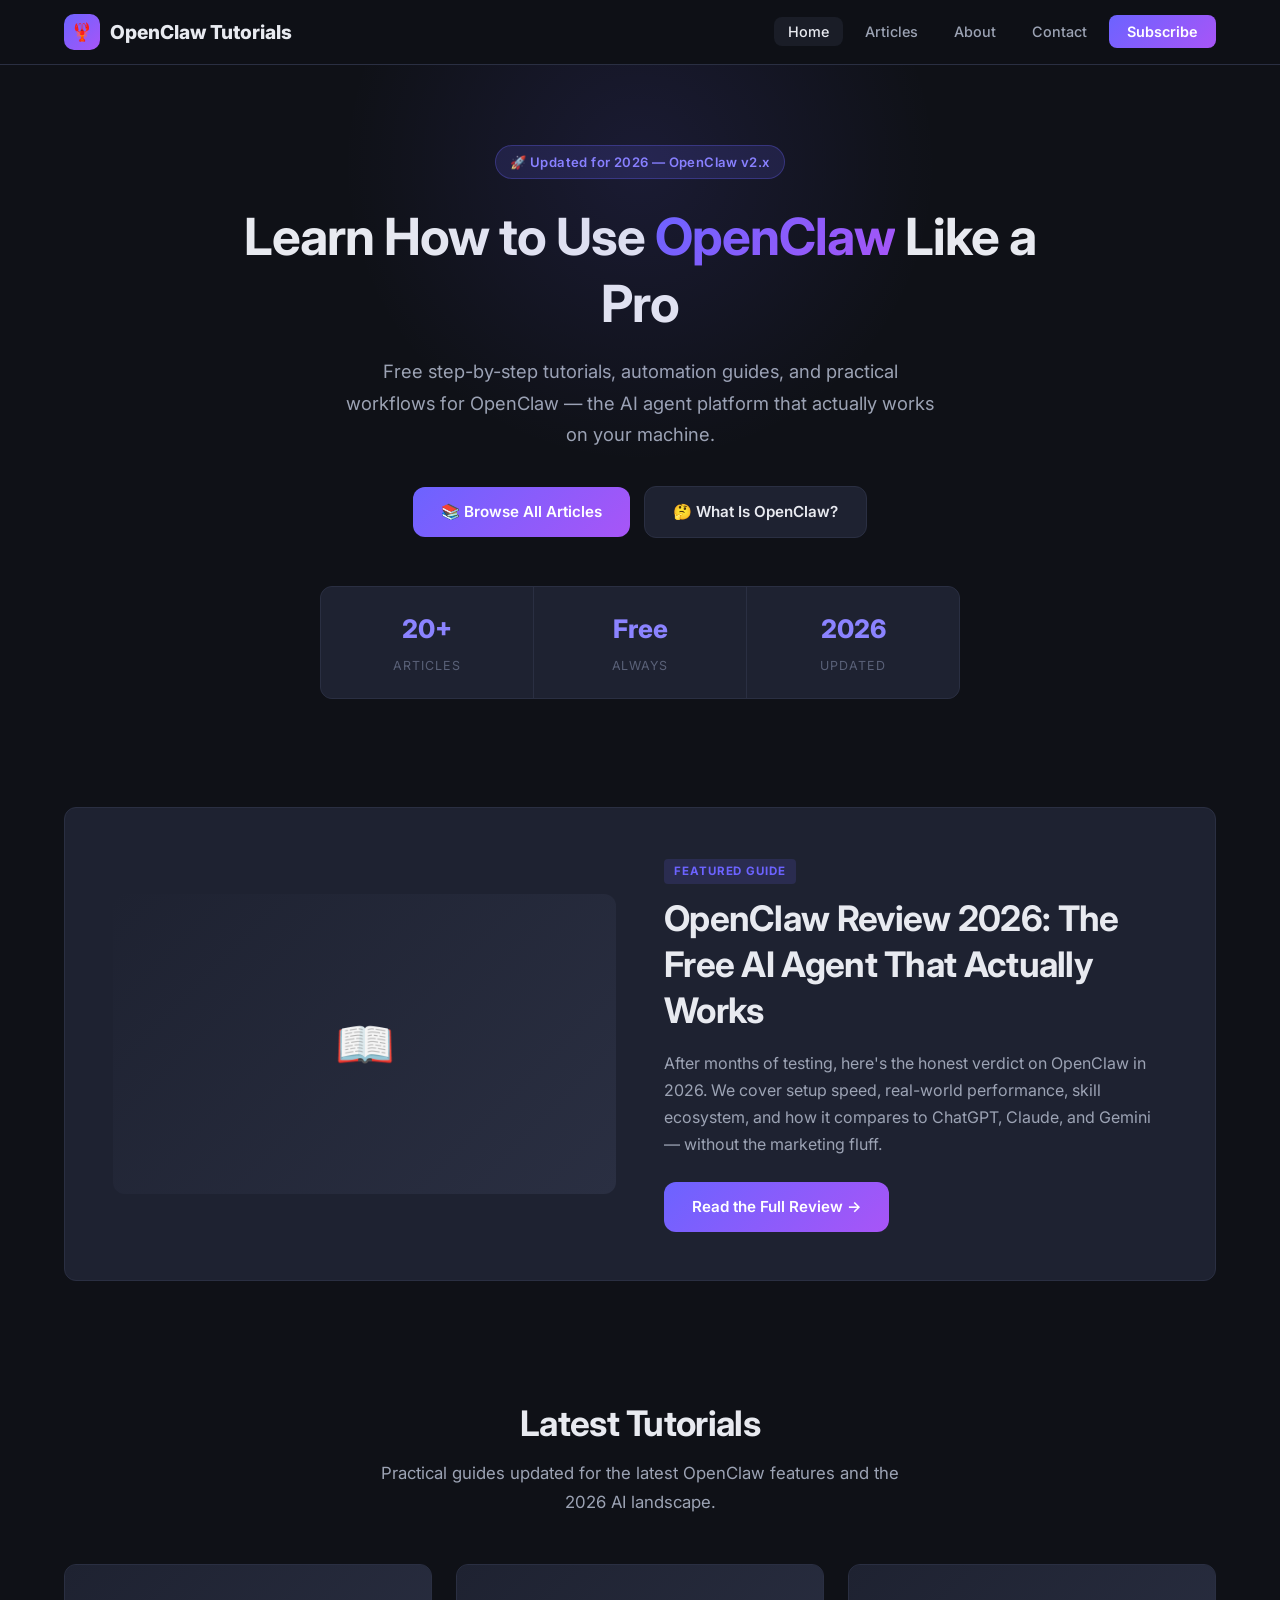
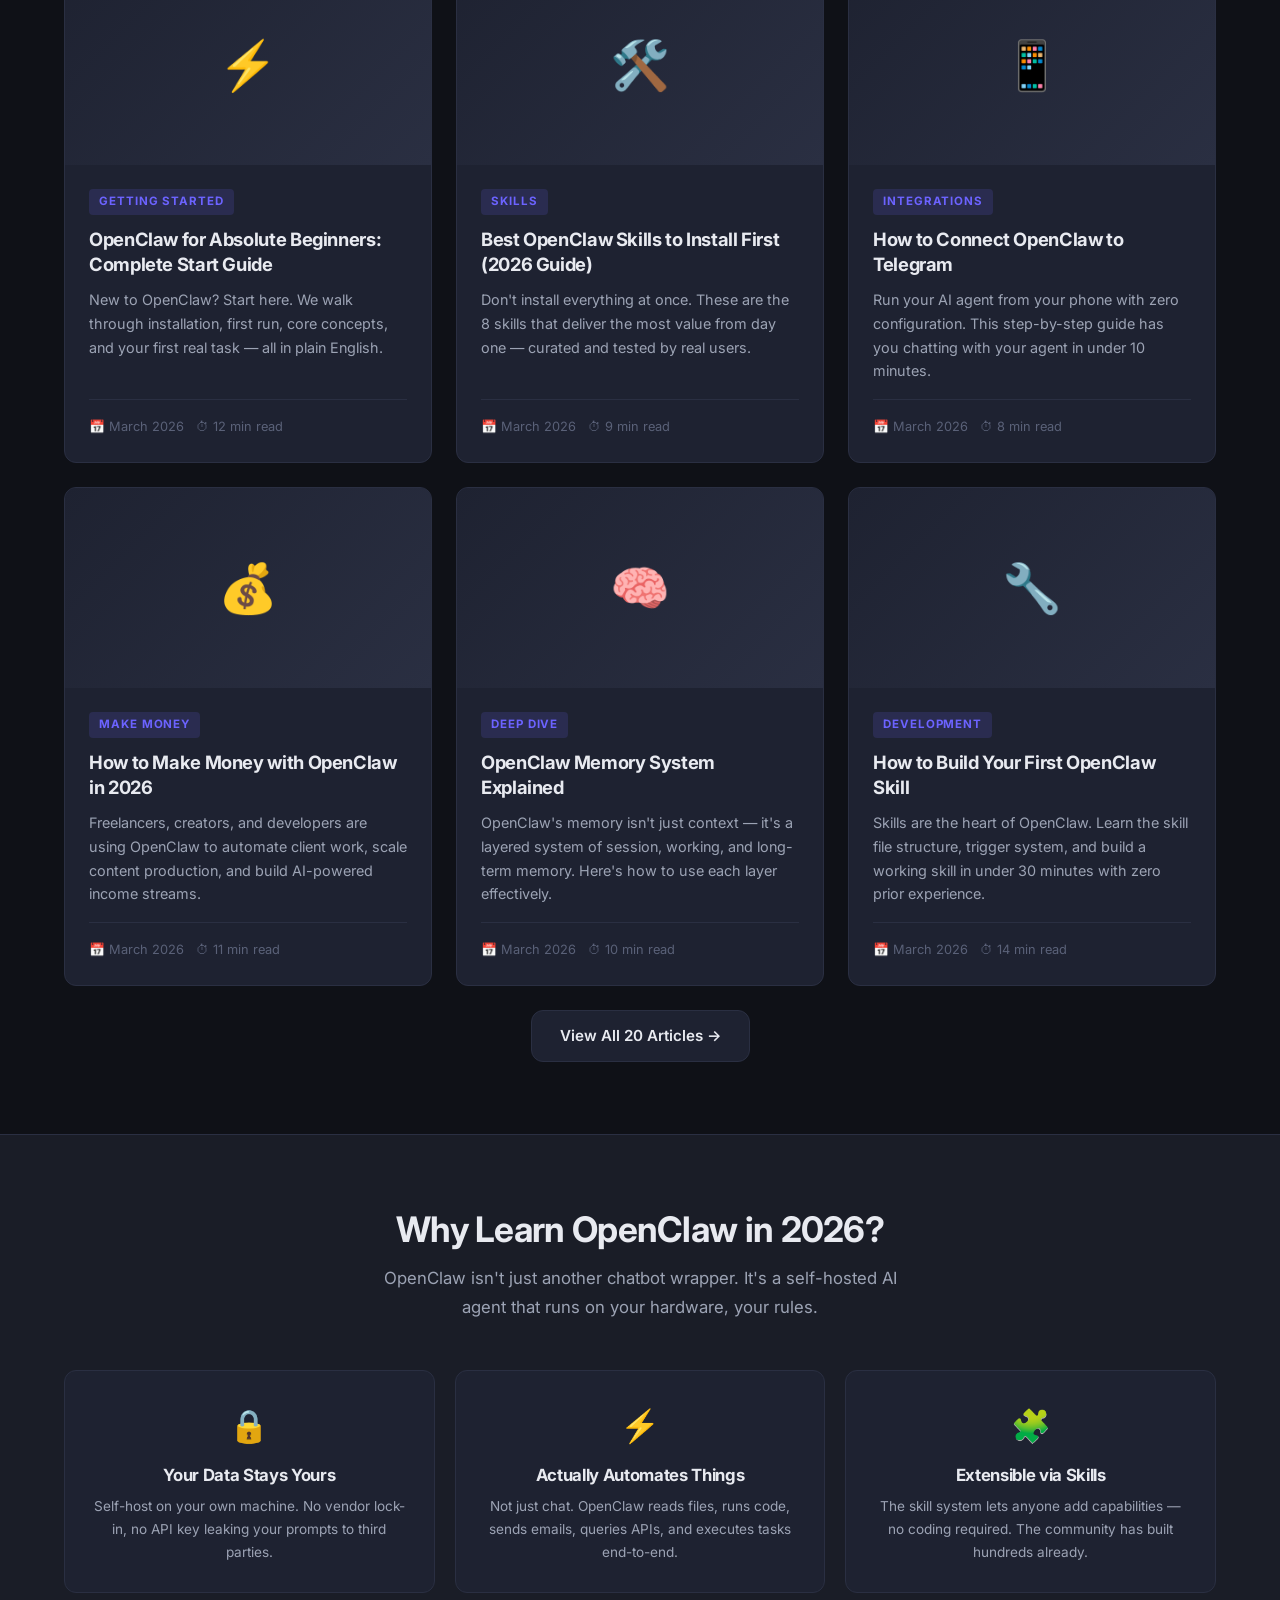
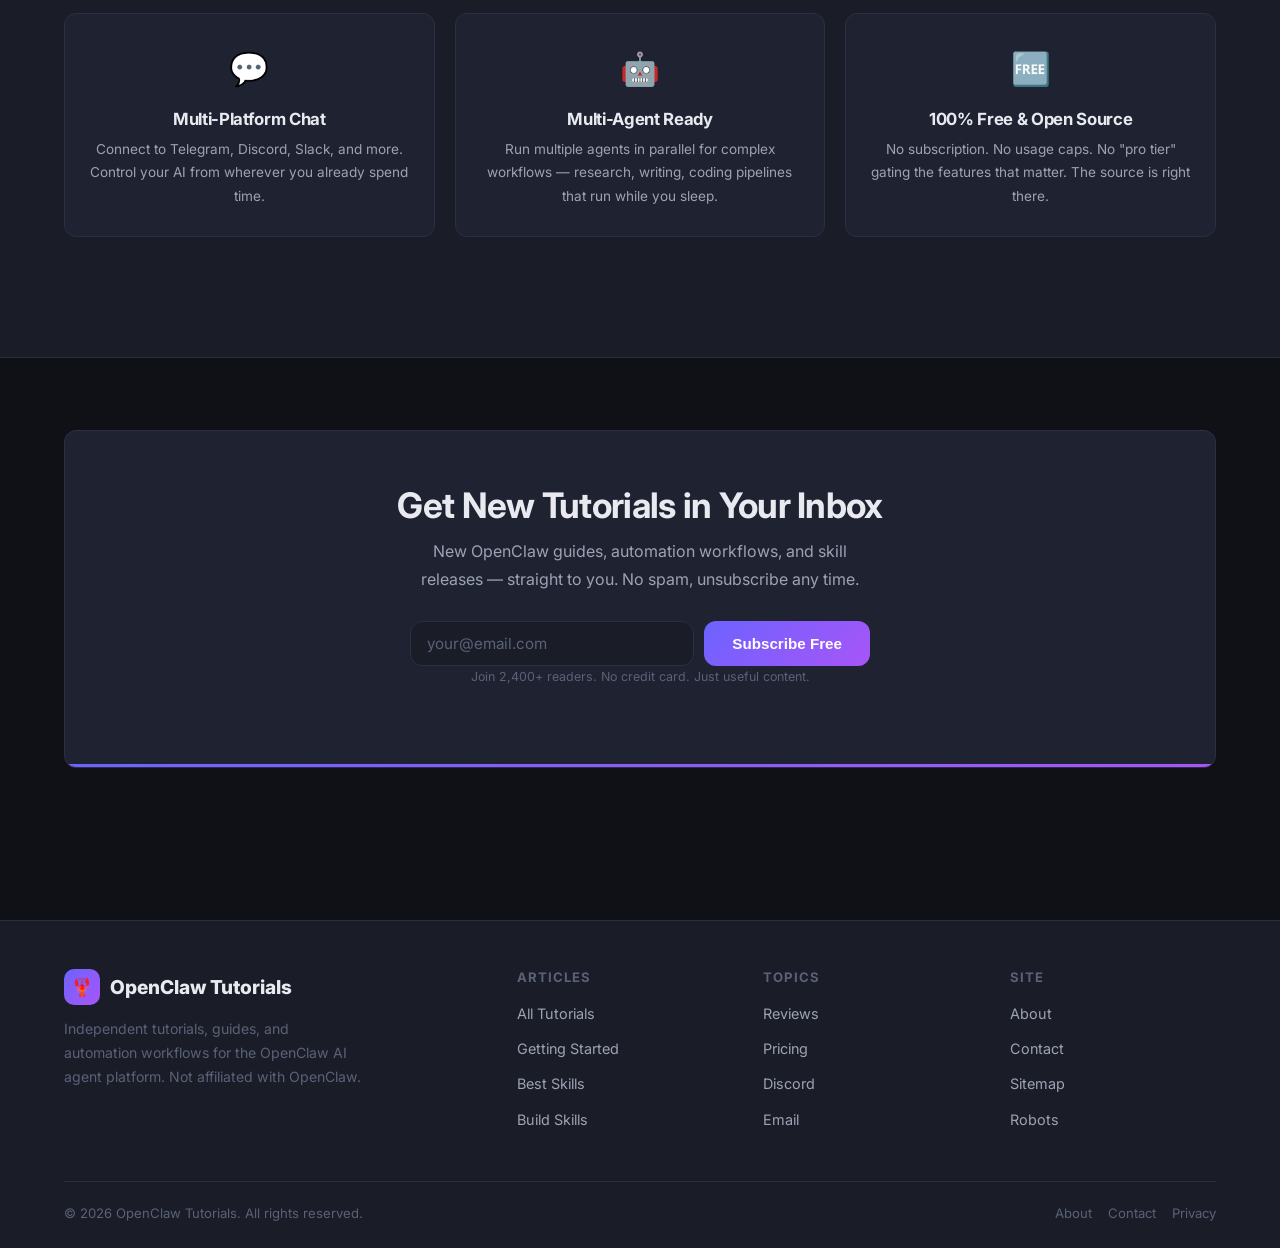
<file: index.html>
<!DOCTYPE html>
<html lang="en">
<head>
  <meta charset="UTF-8">
  <meta name="viewport" content="width=device-width, initial-scale=1.0">
  <meta name="description" content="OpenClaw Tutorials — Learn how to use OpenClaw, the free AI agent platform. Step-by-step guides, tips, and automation workflows for 2026.">
  <meta name="keywords" content="OpenClaw, AI agent, AI tutorials, automation, OpenClaw guide, AI assistant">
  <meta name="robots" content="index, follow">
  <meta property="og:title" content="OpenClaw Tutorials — Master the Free AI Agent Platform">
  <meta property="og:description" content="Step-by-step tutorials for OpenClaw. Automate tasks, build skills, and get more from AI agents.">
  <meta property="og:type" content="website">
  <title>OpenClaw Tutorials — Master the Free AI Agent Platform</title>
  <link rel="stylesheet" href="css/style.css">
  <link rel="preconnect" href="https://fonts.googleapis.com">
  <link href="https://fonts.googleapis.com/css2?family=Inter:wght@400;500;600;700;800&display=swap" rel="stylesheet">
</head>
<body>

  <!-- Navigation -->
  <nav class="navbar">
    <div class="container">
      <a href="index.html" class="logo">
        <div class="logo-icon">🦞</div>
        OpenClaw Tutorials
      </a>
      <ul class="nav-links" id="navLinks">
        <li><a href="index.html" class="active">Home</a></li>
        <li><a href="articles.html">Articles</a></li>
        <li><a href="about.html">About</a></li>
        <li><a href="contact.html">Contact</a></li>
        <li><a href="#newsletter" class="cta-btn">Subscribe</a></li>
      </ul>
      <button class="mobile-toggle" id="mobileToggle" aria-label="Toggle menu">☰</button>
    </div>
  </nav>

  <!-- Hero -->
  <section class="hero">
    <div class="container">
      <div class="hero-badge">🚀 Updated for 2026 — OpenClaw v2.x</div>
      <h1>Learn How to Use <span>OpenClaw</span> Like a Pro</h1>
      <p class="hero-subtitle">
        Free step-by-step tutorials, automation guides, and practical workflows for OpenClaw — the AI agent platform that actually works on your machine.
      </p>
      <div class="hero-buttons">
        <a href="articles.html" class="btn-primary">
          📚 Browse All Articles
        </a>
        <a href="about.html" class="btn-secondary">
          🤔 What Is OpenClaw?
        </a>
      </div>

      <div class="stats-bar">
        <div class="stat-item">
          <span class="stat-number">20+</span>
          <span class="stat-label">Articles</span>
        </div>
        <div class="stat-item">
          <span class="stat-number">Free</span>
          <span class="stat-label">Always</span>
        </div>
        <div class="stat-item">
          <span class="stat-number">2026</span>
          <span class="stat-label">Updated</span>
        </div>
      </div>
    </div>
  </section>

  <!-- Featured Article -->
  <section class="section-sm">
    <div class="container">
      <div class="featured-article">
        <div class="card-image-placeholder" style="height:300px; border-radius:12px;">📖</div>
        <div class="article-content">
          <span class="card-tag">Featured Guide</span>
          <h2>OpenClaw Review 2026: The Free AI Agent That Actually Works</h2>
          <p>
            After months of testing, here's the honest verdict on OpenClaw in 2026. We cover setup speed, real-world performance, skill ecosystem, and how it compares to ChatGPT, Claude, and Gemini — without the marketing fluff.
          </p>
          <a href="articles/openclaw-review-2026.html" class="btn-primary">Read the Full Review →</a>
        </div>
      </div>
    </div>
  </section>

  <!-- Latest Articles -->
  <section class="section">
    <div class="container">
      <div class="section-header">
        <h2>Latest Tutorials</h2>
        <p>Practical guides updated for the latest OpenClaw features and the 2026 AI landscape.</p>
      </div>

      <div class="articles-grid">

        <article class="article-card">
          <div class="card-image-placeholder">⚡</div>
          <div class="card-body">
            <span class="card-tag">Getting Started</span>
            <h3><a href="articles/openclaw-absolute-beginners-guide.html">OpenClaw for Absolute Beginners: Complete Start Guide</a></h3>
            <p class="card-excerpt">New to OpenClaw? Start here. We walk through installation, first run, core concepts, and your first real task — all in plain English.</p>
            <div class="card-meta">
              <span>📅 March 2026</span>
              <span>⏱ 12 min read</span>
            </div>
          </div>
        </article>

        <article class="article-card">
          <div class="card-image-placeholder">🛠️</div>
          <div class="card-body">
            <span class="card-tag">Skills</span>
            <h3><a href="articles/openclaw-best-skills-guide.html">Best OpenClaw Skills to Install First (2026 Guide)</a></h3>
            <p class="card-excerpt">Don't install everything at once. These are the 8 skills that deliver the most value from day one — curated and tested by real users.</p>
            <div class="card-meta">
              <span>📅 March 2026</span>
              <span>⏱ 9 min read</span>
            </div>
          </div>
        </article>

        <article class="article-card">
          <div class="card-image-placeholder">📱</div>
          <div class="card-body">
            <span class="card-tag">Integrations</span>
            <h3><a href="articles/openclaw-telegram-integration.html">How to Connect OpenClaw to Telegram</a></h3>
            <p class="card-excerpt">Run your AI agent from your phone with zero configuration. This step-by-step guide has you chatting with your agent in under 10 minutes.</p>
            <div class="card-meta">
              <span>📅 March 2026</span>
              <span>⏱ 8 min read</span>
            </div>
          </div>
        </article>

        <article class="article-card">
          <div class="card-image-placeholder">💰</div>
          <div class="card-body">
            <span class="card-tag">Make Money</span>
            <h3><a href="articles/openclaw-make-money-2026.html">How to Make Money with OpenClaw in 2026</a></h3>
            <p class="card-excerpt">Freelancers, creators, and developers are using OpenClaw to automate client work, scale content production, and build AI-powered income streams.</p>
            <div class="card-meta">
              <span>📅 March 2026</span>
              <span>⏱ 11 min read</span>
            </div>
          </div>
        </article>

        <article class="article-card">
          <div class="card-image-placeholder">🧠</div>
          <div class="card-body">
            <span class="card-tag">Deep Dive</span>
            <h3><a href="articles/openclaw-memory-system-explained.html">OpenClaw Memory System Explained</a></h3>
            <p class="card-excerpt">OpenClaw's memory isn't just context — it's a layered system of session, working, and long-term memory. Here's how to use each layer effectively.</p>
            <div class="card-meta">
              <span>📅 March 2026</span>
              <span>⏱ 10 min read</span>
            </div>
          </div>
        </article>

        <article class="article-card">
          <div class="card-image-placeholder">🔧</div>
          <div class="card-body">
            <span class="card-tag">Development</span>
            <h3><a href="articles/openclaw-build-first-skill.html">How to Build Your First OpenClaw Skill</a></h3>
            <p class="card-excerpt">Skills are the heart of OpenClaw. Learn the skill file structure, trigger system, and build a working skill in under 30 minutes with zero prior experience.</p>
            <div class="card-meta">
              <span>📅 March 2026</span>
              <span>⏱ 14 min read</span>
            </div>
          </div>
        </article>

      </div>

      <div class="text-center mt-4">
        <a href="articles.html" class="btn-secondary">View All 20 Articles →</a>
      </div>
    </div>
  </section>

  <!-- Why OpenClaw Section -->
  <section class="section" style="background: var(--bg-secondary); border-top: 1px solid var(--border); border-bottom: 1px solid var(--border);">
    <div class="container">
      <div class="section-header">
        <h2>Why Learn OpenClaw in 2026?</h2>
        <p>OpenClaw isn't just another chatbot wrapper. It's a self-hosted AI agent that runs on your hardware, your rules.</p>
      </div>

      <div class="values-grid">
        <div class="value-item">
          <div class="value-icon">🔒</div>
          <h4>Your Data Stays Yours</h4>
          <p>Self-host on your own machine. No vendor lock-in, no API key leaking your prompts to third parties.</p>
        </div>
        <div class="value-item">
          <div class="value-icon">⚡</div>
          <h4>Actually Automates Things</h4>
          <p>Not just chat. OpenClaw reads files, runs code, sends emails, queries APIs, and executes tasks end-to-end.</p>
        </div>
        <div class="value-item">
          <div class="value-icon">🧩</div>
          <h4>Extensible via Skills</h4>
          <p>The skill system lets anyone add capabilities — no coding required. The community has built hundreds already.</p>
        </div>
        <div class="value-item">
          <div class="value-icon">💬</div>
          <h4>Multi-Platform Chat</h4>
          <p>Connect to Telegram, Discord, Slack, and more. Control your AI from wherever you already spend time.</p>
        </div>
        <div class="value-item">
          <div class="value-icon">🤖</div>
          <h4>Multi-Agent Ready</h4>
          <p>Run multiple agents in parallel for complex workflows — research, writing, coding pipelines that run while you sleep.</p>
        </div>
        <div class="value-item">
          <div class="value-icon">🆓</div>
          <h4>100% Free & Open Source</h4>
          <p>No subscription. No usage caps. No "pro tier" gating the features that matter. The source is right there.</p>
        </div>
      </div>
    </div>
  </section>

  <!-- Newsletter -->
  <section class="section" id="newsletter">
    <div class="container">
      <div class="newsletter-section">
        <h2>Get New Tutorials in Your Inbox</h2>
        <p>New OpenClaw guides, automation workflows, and skill releases — straight to you. No spam, unsubscribe any time.</p>
        <form class="newsletter-form" onsubmit="handleNewsletter(event)">
          <input type="email" placeholder="your@email.com" required aria-label="Email address">
          <button type="submit" class="btn-primary">Subscribe Free</button>
        </form>
        <p class="newsletter-note">Join 2,400+ readers. No credit card. Just useful content.</p>
      </div>
    </div>
  </section>

  <!-- Footer -->
  <footer class="footer">
    <div class="container">
      <div class="footer-grid">
        <div class="footer-brand">
          <div class="logo">
            <div class="logo-icon">🦞</div>
            OpenClaw Tutorials
          </div>
          <p>Independent tutorials, guides, and automation workflows for the OpenClaw AI agent platform. Not affiliated with OpenClaw.</p>
        </div>
        <div class="footer-col">
          <h4>Articles</h4>
          <ul>
            <li><a href="articles.html">All Tutorials</a></li>
            <li><a href="articles/openclaw-absolute-beginners-guide.html">Getting Started</a></li>
            <li><a href="articles/openclaw-best-skills-guide.html">Best Skills</a></li>
            <li><a href="articles/openclaw-build-first-skill.html">Build Skills</a></li>
          </ul>
        </div>
        <div class="footer-col">
          <h4>Topics</h4>
          <ul>
            <li><a href="articles/openclaw-review-2026.html">Reviews</a></li>
            <li><a href="articles/openclaw-pricing-2026.html">Pricing</a></li>
            <li><a href="articles/openclaw-discord-integration.html">Discord</a></li>
            <li><a href="articles/openclaw-email-automation.html">Email</a></li>
          </ul>
        </div>
        <div class="footer-col">
          <h4>Site</h4>
          <ul>
            <li><a href="about.html">About</a></li>
            <li><a href="contact.html">Contact</a></li>
            <li><a href="sitemap.xml">Sitemap</a></li>
            <li><a href="robots.txt">Robots</a></li>
          </ul>
        </div>
      </div>
      <div class="footer-bottom">
        <span>© 2026 OpenClaw Tutorials. All rights reserved.</span>
        <div class="footer-bottom-links">
          <a href="about.html">About</a>
          <a href="contact.html">Contact</a>
          <a href="privacy.html">Privacy</a>
        </div>
      </div>
    </div>
  </footer>

  <script>
    // Mobile nav toggle
    document.getElementById('mobileToggle').addEventListener('click', function() {
      document.getElementById('navLinks').classList.toggle('open');
    });

    // Newsletter handler
    function handleNewsletter(e) {
      e.preventDefault();
      const form = e.target;
      const btn = form.querySelector('button');
      btn.textContent = '✅ Subscribed!';
      btn.disabled = true;
      setTimeout(() => {
        form.reset();
        btn.textContent = 'Subscribe Free';
        btn.disabled = false;
      }, 3000);
    }
  </script>
</body>
</html>
</file>
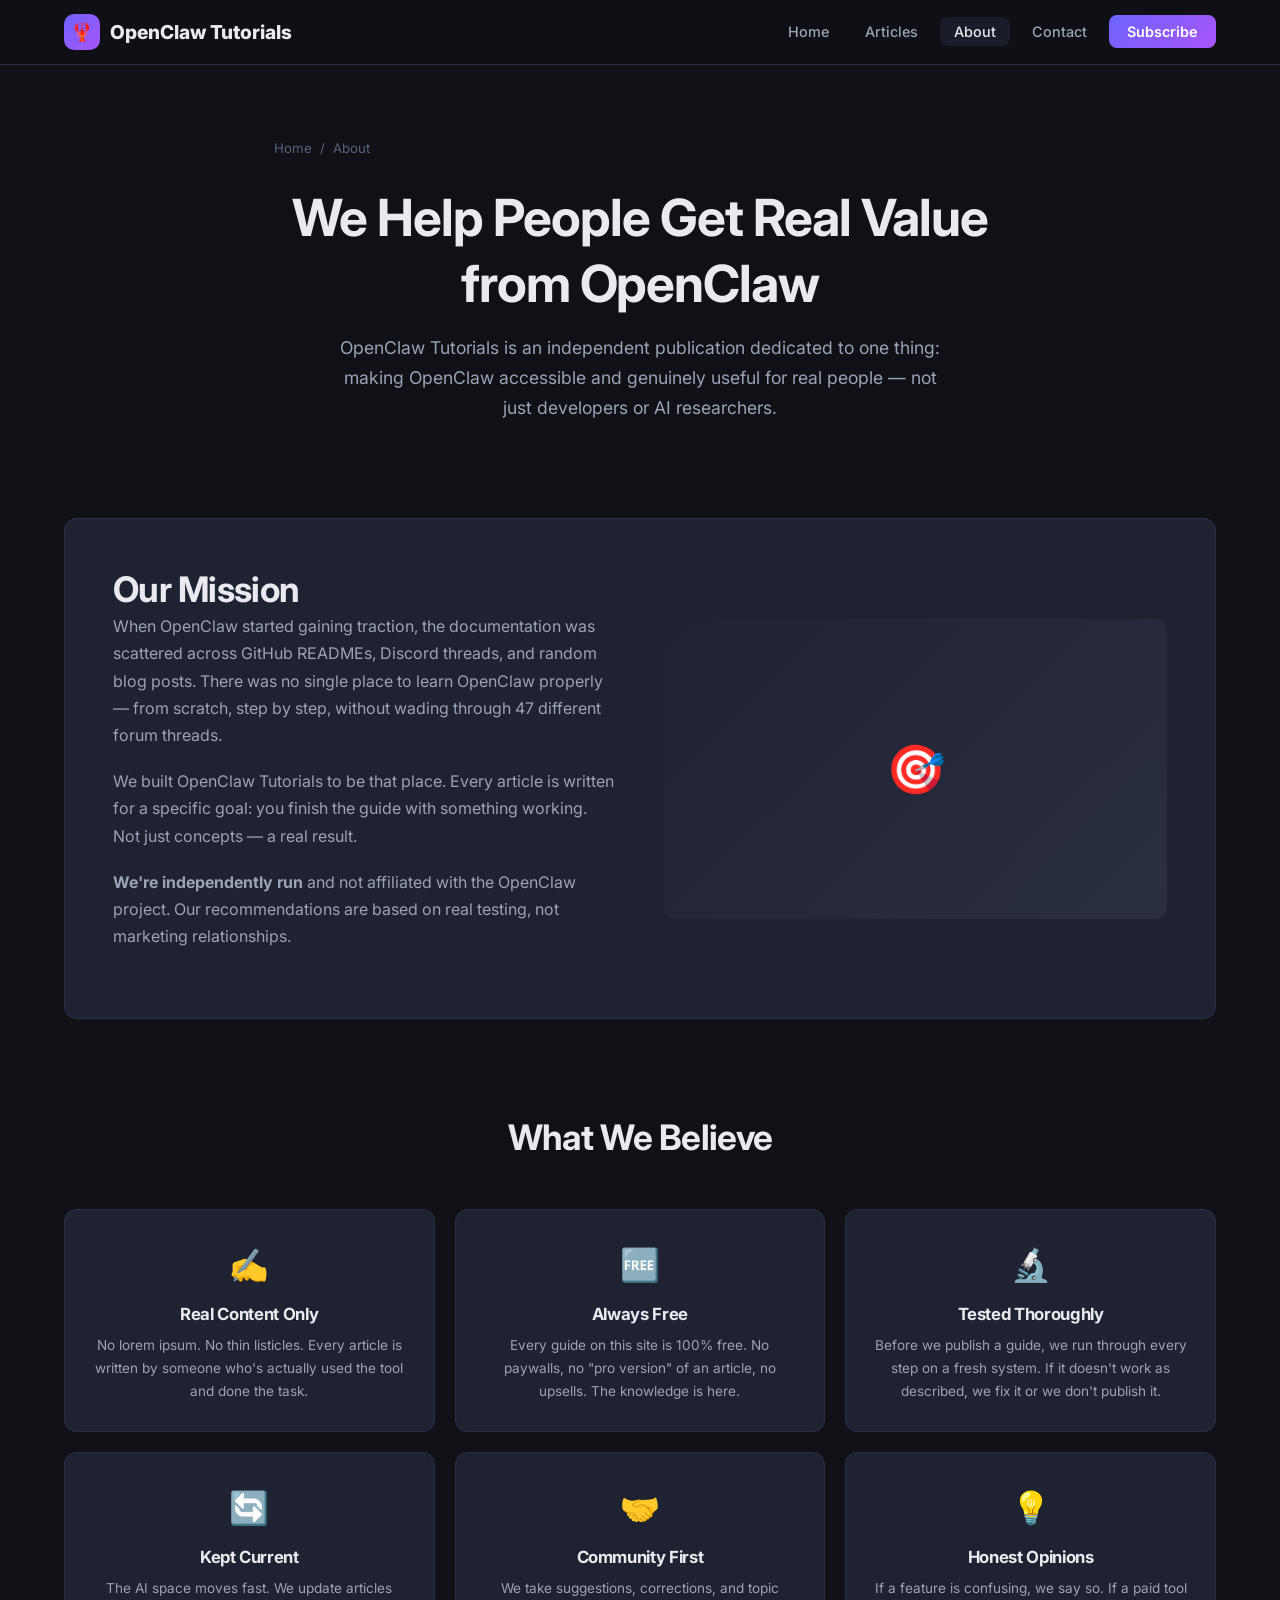
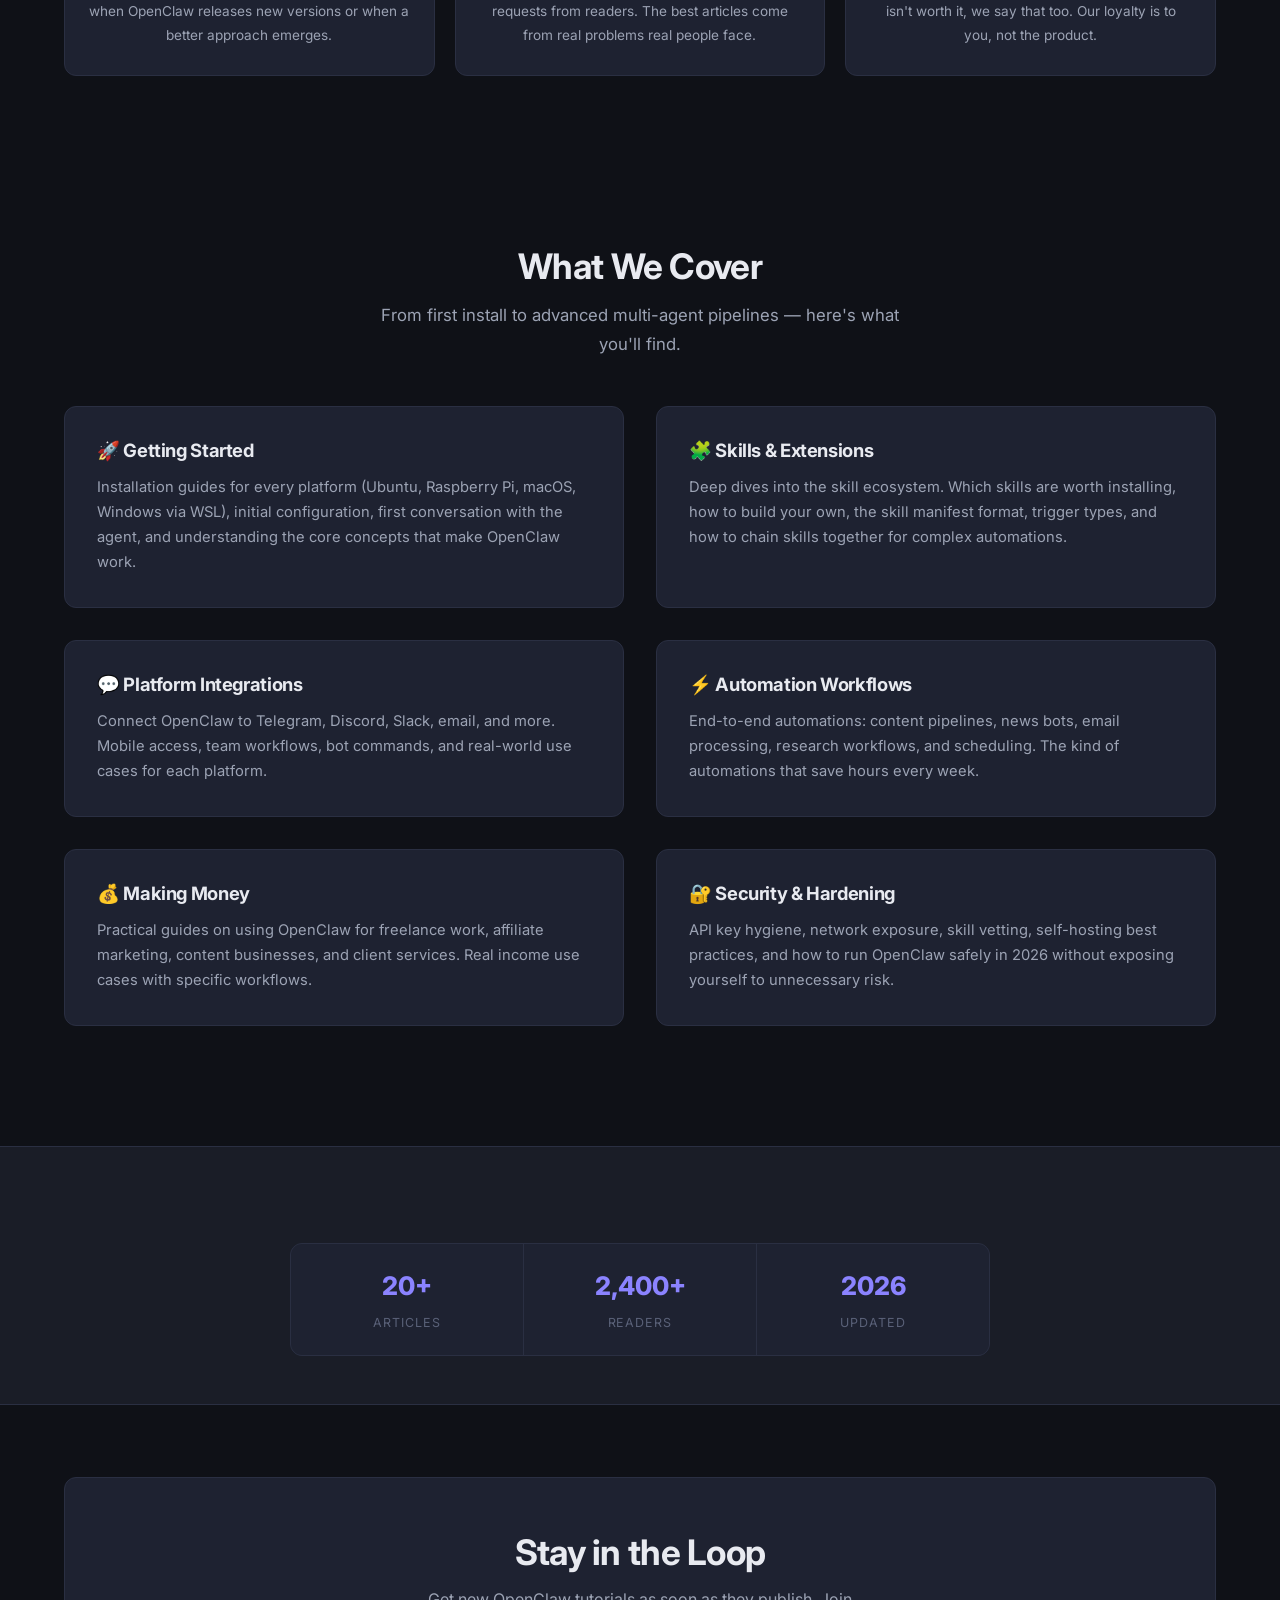
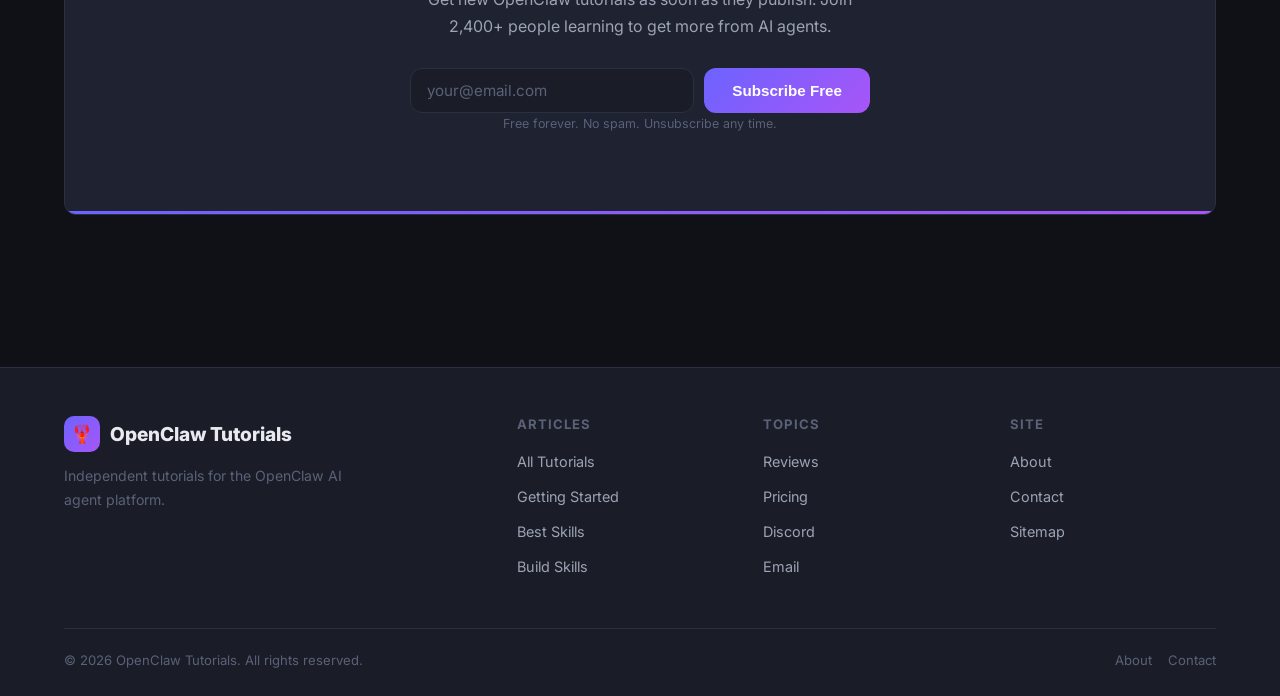
<file: about.html>
<!DOCTYPE html>
<html lang="en">
<head>
  <meta charset="UTF-8">
  <meta name="viewport" content="width=device-width, initial-scale=1.0">
  <meta name="description" content="About OpenClaw Tutorials — who we are, our mission, and why we create free, honest guides for the OpenClaw AI agent community.">
  <title>About — OpenClaw Tutorials</title>
  <link rel="stylesheet" href="css/style.css">
  <link rel="preconnect" href="https://fonts.googleapis.com">
  <link href="https://fonts.googleapis.com/css2?family=Inter:wght@400;500;600;700;800&display=swap" rel="stylesheet">
</head>
<body>

  <nav class="navbar">
    <div class="container">
      <a href="index.html" class="logo"><div class="logo-icon">🦞</div>OpenClaw Tutorials</a>
      <ul class="nav-links" id="navLinks">
        <li><a href="index.html">Home</a></li>
        <li><a href="articles.html">Articles</a></li>
        <li><a href="about.html" class="active">About</a></li>
        <li><a href="contact.html">Contact</a></li>
        <li><a href="index.html#newsletter" class="cta-btn">Subscribe</a></li>
      </ul>
      <button class="mobile-toggle" id="mobileToggle" aria-label="Toggle menu">☰</button>
    </div>
  </nav>

  <!-- About Hero -->
  <section class="about-hero">
    <div class="container-narrow">
      <nav class="breadcrumb">
        <a href="index.html">Home</a> / <span>About</span>
      </nav>
      <h1>We Help People Get Real Value from OpenClaw</h1>
      <p>
        OpenClaw Tutorials is an independent publication dedicated to one thing: making OpenClaw accessible and genuinely useful for real people — not just developers or AI researchers.
      </p>
    </div>
  </section>

  <!-- Mission Section -->
  <section class="section-sm">
    <div class="container">
      <div class="featured-article" style="margin-bottom: 0;">
        <div>
          <h2>Our Mission</h2>
          <p>
            When OpenClaw started gaining traction, the documentation was scattered across GitHub READMEs, Discord threads, and random blog posts. There was no single place to learn OpenClaw properly — from scratch, step by step, without wading through 47 different forum threads.
          </p>
          <p>
            We built OpenClaw Tutorials to be that place. Every article is written for a specific goal: you finish the guide with something working. Not just concepts — a real result.
          </p>
          <p>
            <strong>We're independently run</strong> and not affiliated with the OpenClaw project. Our recommendations are based on real testing, not marketing relationships.
          </p>
        </div>
        <div class="card-image-placeholder" style="height:300px; border-radius:12px;">🎯</div>
      </div>
    </div>
  </section>

  <!-- Values -->
  <section class="section-sm">
    <div class="container">
      <div class="section-header">
        <h2>What We Believe</h2>
      </div>
      <div class="values-grid">
        <div class="value-item">
          <div class="value-icon">✍️</div>
          <h4>Real Content Only</h4>
          <p>No lorem ipsum. No thin listicles. Every article is written by someone who's actually used the tool and done the task.</p>
        </div>
        <div class="value-item">
          <div class="value-icon">🆓</div>
          <h4>Always Free</h4>
          <p>Every guide on this site is 100% free. No paywalls, no "pro version" of an article, no upsells. The knowledge is here.</p>
        </div>
        <div class="value-item">
          <div class="value-icon">🔬</div>
          <h4>Tested Thoroughly</h4>
          <p>Before we publish a guide, we run through every step on a fresh system. If it doesn't work as described, we fix it or we don't publish it.</p>
        </div>
        <div class="value-item">
          <div class="value-icon">🔄</div>
          <h4>Kept Current</h4>
          <p>The AI space moves fast. We update articles when OpenClaw releases new versions or when a better approach emerges.</p>
        </div>
        <div class="value-item">
          <div class="value-icon">🤝</div>
          <h4>Community First</h4>
          <p>We take suggestions, corrections, and topic requests from readers. The best articles come from real problems real people face.</p>
        </div>
        <div class="value-item">
          <div class="value-icon">💡</div>
          <h4>Honest Opinions</h4>
          <p>If a feature is confusing, we say so. If a paid tool isn't worth it, we say that too. Our loyalty is to you, not the product.</p>
        </div>
      </div>
    </div>
  </section>

  <!-- What We Cover -->
  <section class="section">
    <div class="container">
      <div class="section-header">
        <h2>What We Cover</h2>
        <p>From first install to advanced multi-agent pipelines — here's what you'll find.</p>
      </div>
      <div class="about-grid">
        <div class="about-card">
          <h3>🚀 Getting Started</h3>
          <p>
            Installation guides for every platform (Ubuntu, Raspberry Pi, macOS, Windows via WSL), initial configuration, first conversation with the agent, and understanding the core concepts that make OpenClaw work.
          </p>
        </div>
        <div class="about-card">
          <h3>🧩 Skills & Extensions</h3>
          <p>
            Deep dives into the skill ecosystem. Which skills are worth installing, how to build your own, the skill manifest format, trigger types, and how to chain skills together for complex automations.
          </p>
        </div>
        <div class="about-card">
          <h3>💬 Platform Integrations</h3>
          <p>
            Connect OpenClaw to Telegram, Discord, Slack, email, and more. Mobile access, team workflows, bot commands, and real-world use cases for each platform.
          </p>
        </div>
        <div class="about-card">
          <h3>⚡ Automation Workflows</h3>
          <p>
            End-to-end automations: content pipelines, news bots, email processing, research workflows, and scheduling. The kind of automations that save hours every week.
          </p>
        </div>
        <div class="about-card">
          <h3>💰 Making Money</h3>
          <p>
            Practical guides on using OpenClaw for freelance work, affiliate marketing, content businesses, and client services. Real income use cases with specific workflows.
          </p>
        </div>
        <div class="about-card">
          <h3>🔐 Security & Hardening</h3>
          <p>
            API key hygiene, network exposure, skill vetting, self-hosting best practices, and how to run OpenClaw safely in 2026 without exposing yourself to unnecessary risk.
          </p>
        </div>
      </div>
    </div>
  </section>

  <!-- Stats -->
  <section class="section-sm" style="background: var(--bg-secondary); border-top: 1px solid var(--border); border-bottom: 1px solid var(--border);">
    <div class="container">
      <div class="stats-bar" style="max-width: 700px;">
        <div class="stat-item">
          <span class="stat-number">20+</span>
          <span class="stat-label">Articles</span>
        </div>
        <div class="stat-item">
          <span class="stat-number">2,400+</span>
          <span class="stat-label">Readers</span>
        </div>
        <div class="stat-item">
          <span class="stat-number">2026</span>
          <span class="stat-label">Updated</span>
        </div>
      </div>
    </div>
  </section>

  <!-- Newsletter -->
  <section class="section" id="newsletter">
    <div class="container">
      <div class="newsletter-section">
        <h2>Stay in the Loop</h2>
        <p>Get new OpenClaw tutorials as soon as they publish. Join 2,400+ people learning to get more from AI agents.</p>
        <form class="newsletter-form" onsubmit="handleNewsletter(event)">
          <input type="email" placeholder="your@email.com" required aria-label="Email address">
          <button type="submit" class="btn-primary">Subscribe Free</button>
        </form>
        <p class="newsletter-note">Free forever. No spam. Unsubscribe any time.</p>
      </div>
    </div>
  </section>

  <footer class="footer">
    <div class="container">
      <div class="footer-grid">
        <div class="footer-brand">
          <div class="logo"><div class="logo-icon">🦞</div>OpenClaw Tutorials</div>
          <p>Independent tutorials for the OpenClaw AI agent platform.</p>
        </div>
        <div class="footer-col">
          <h4>Articles</h4>
          <ul>
            <li><a href="articles.html">All Tutorials</a></li>
            <li><a href="articles/openclaw-absolute-beginners-guide.html">Getting Started</a></li>
            <li><a href="articles/openclaw-best-skills-guide.html">Best Skills</a></li>
            <li><a href="articles/openclaw-build-first-skill.html">Build Skills</a></li>
          </ul>
        </div>
        <div class="footer-col">
          <h4>Topics</h4>
          <ul>
            <li><a href="articles/openclaw-review-2026.html">Reviews</a></li>
            <li><a href="articles/openclaw-pricing-2026.html">Pricing</a></li>
            <li><a href="articles/openclaw-discord-integration.html">Discord</a></li>
            <li><a href="articles/openclaw-email-automation.html">Email</a></li>
          </ul>
        </div>
        <div class="footer-col">
          <h4>Site</h4>
          <ul>
            <li><a href="about.html">About</a></li>
            <li><a href="contact.html">Contact</a></li>
            <li><a href="sitemap.xml">Sitemap</a></li>
          </ul>
        </div>
      </div>
      <div class="footer-bottom">
        <span>© 2026 OpenClaw Tutorials. All rights reserved.</span>
        <div class="footer-bottom-links">
          <a href="about.html">About</a>
          <a href="contact.html">Contact</a>
        </div>
      </div>
    </div>
  </footer>

  <script>
    document.getElementById('mobileToggle').addEventListener('click', () => document.getElementById('navLinks').classList.toggle('open'));
    function handleNewsletter(e) {
      e.preventDefault();
      const btn = e.target.querySelector('button');
      btn.textContent = '✅ Subscribed!'; btn.disabled = true;
      setTimeout(() => { e.target.reset(); btn.textContent = 'Subscribe Free'; btn.disabled = false; }, 3000);
    }
  </script>
</body>
</html>
</file>
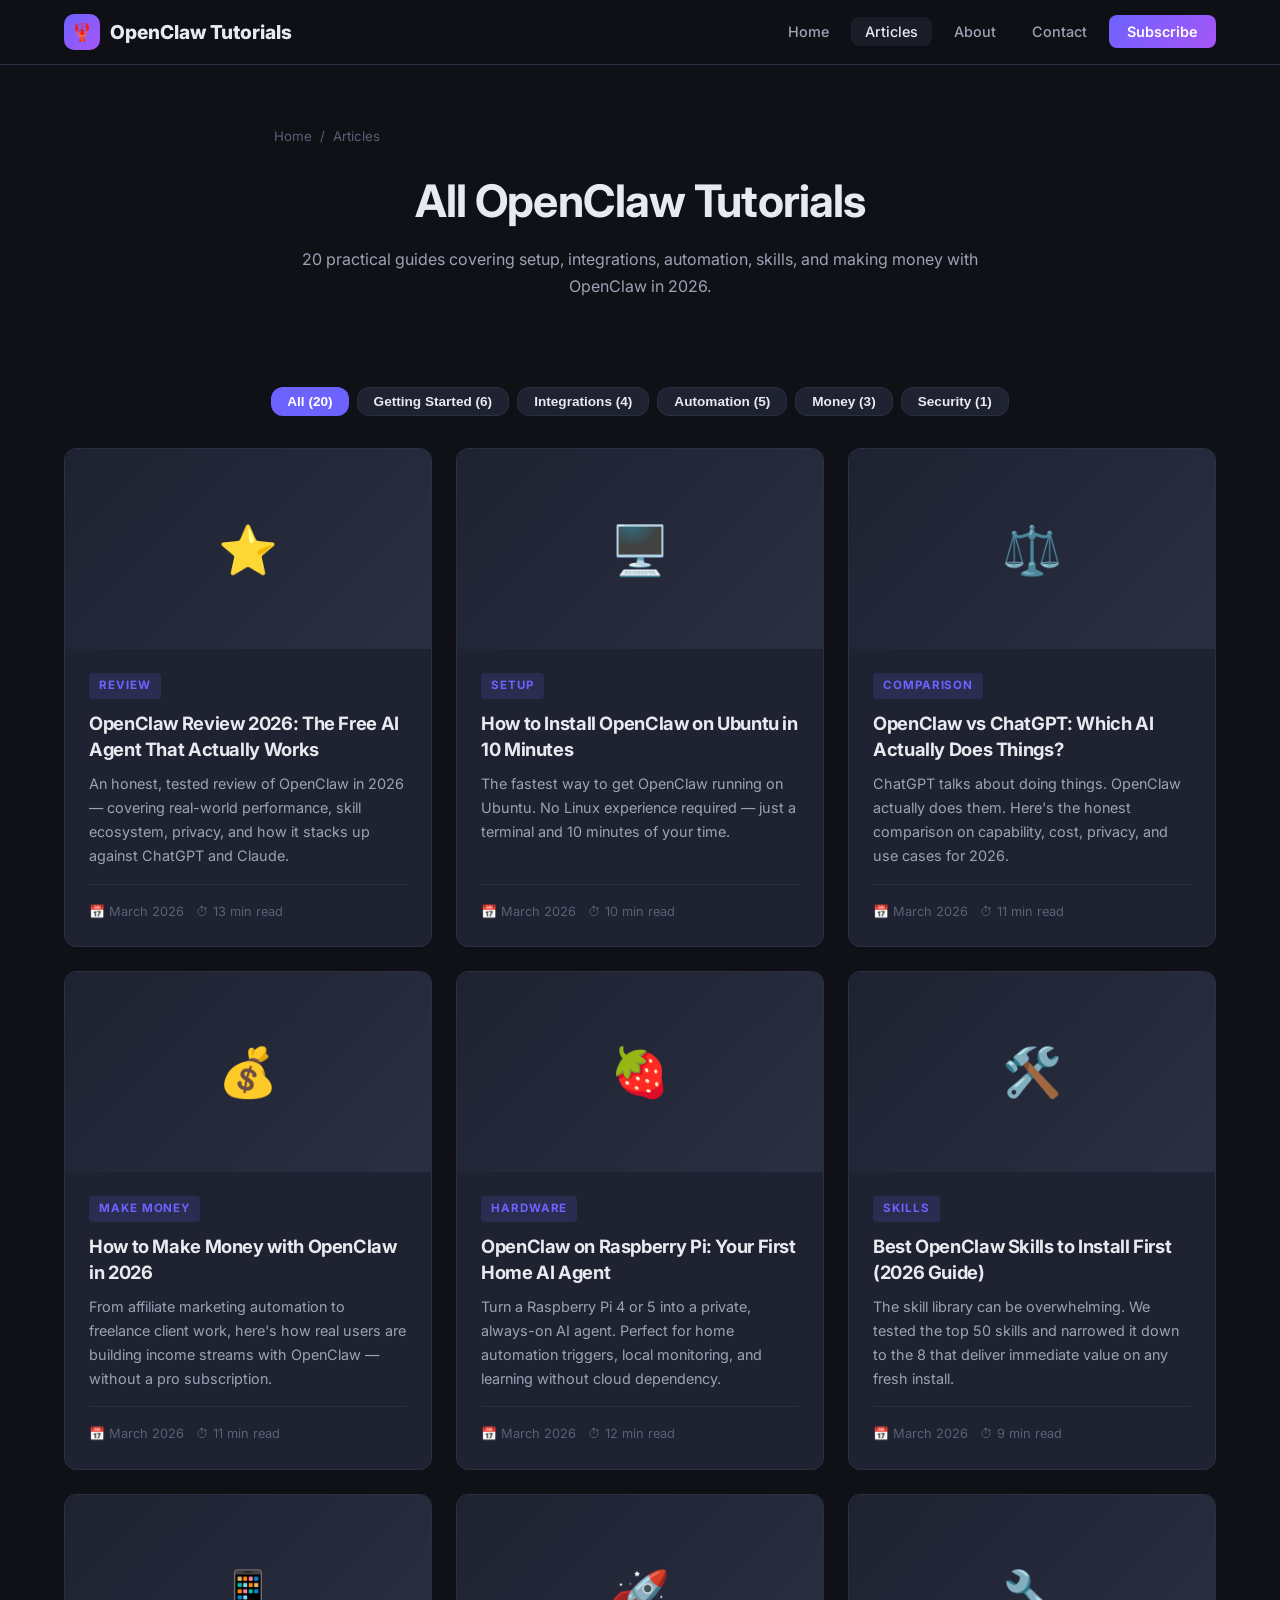
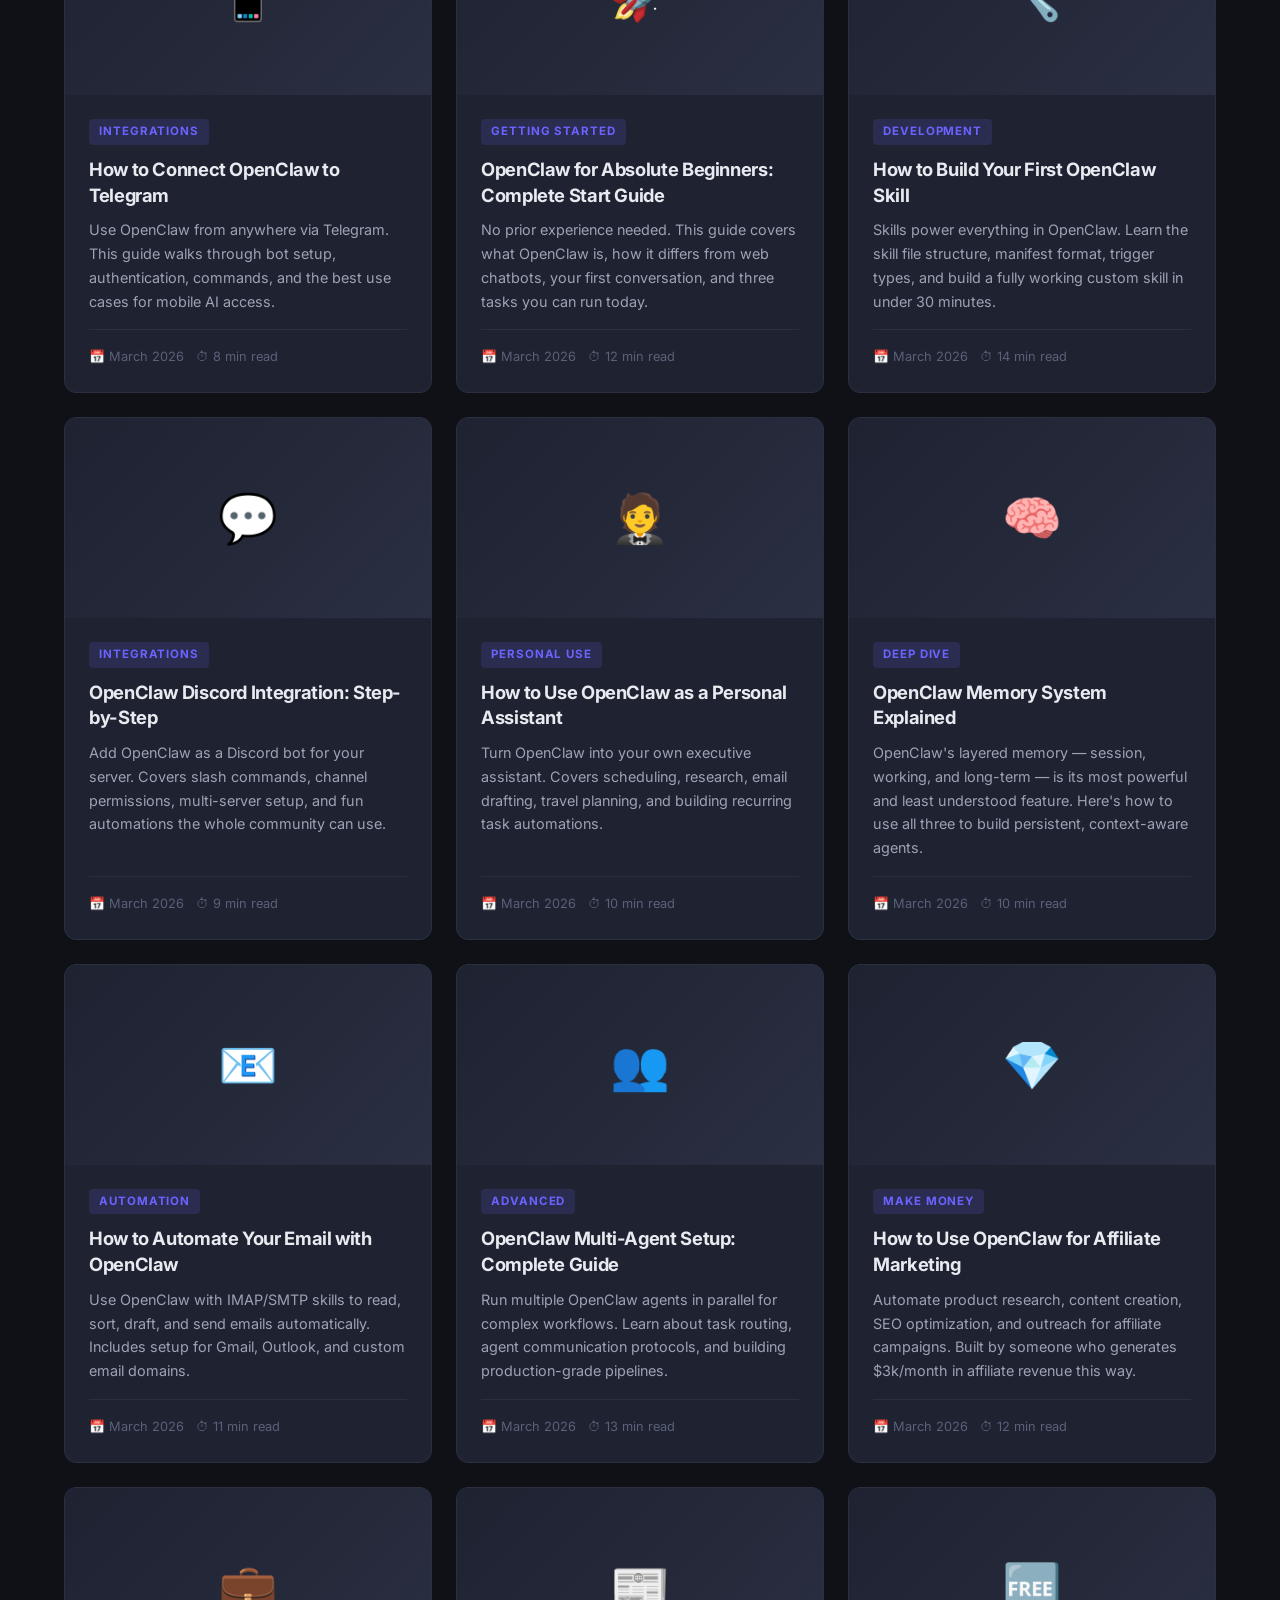
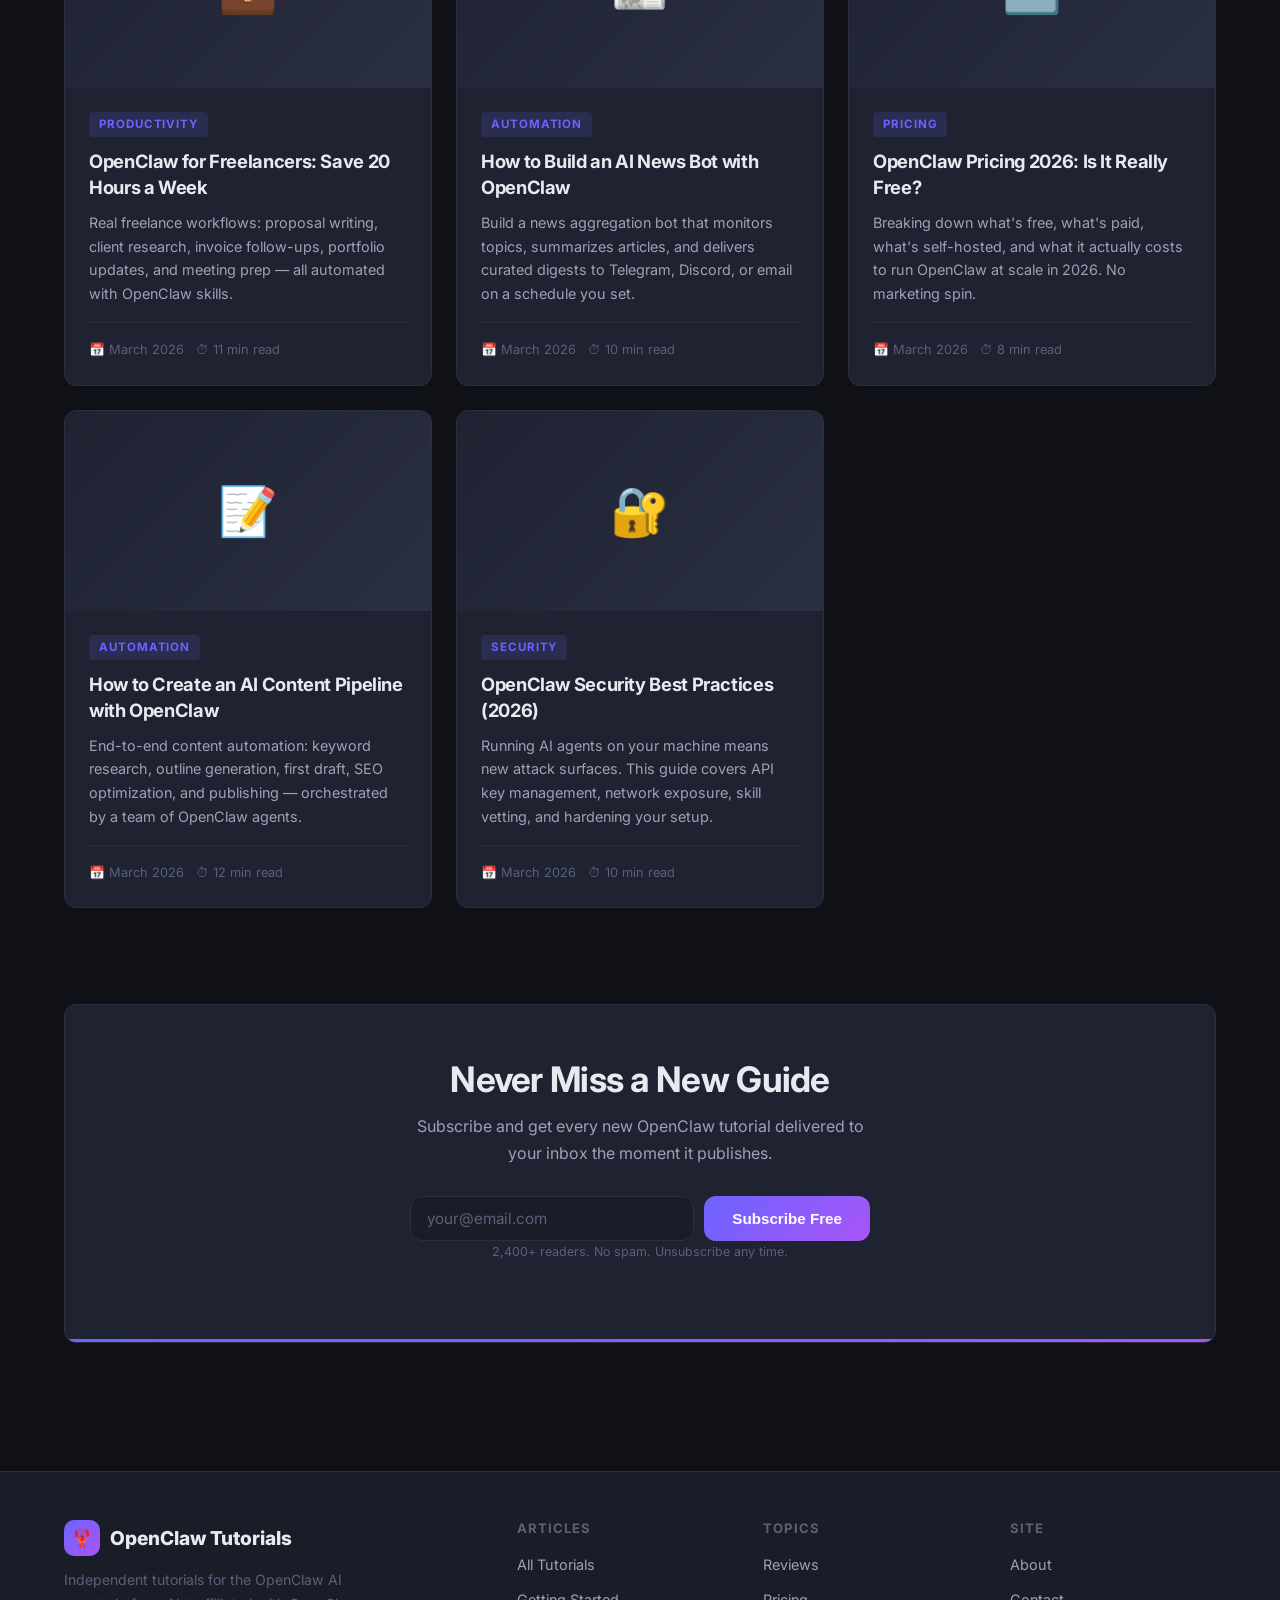
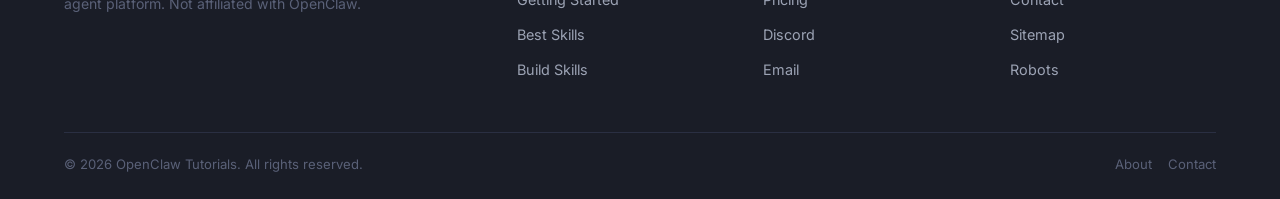
<file: articles.html>
<!DOCTYPE html>
<html lang="en">
<head>
  <meta charset="UTF-8">
  <meta name="viewport" content="width=device-width, initial-scale=1.0">
  <meta name="description" content="Browse all 20 OpenClaw tutorials and guides — from beginner setup to advanced multi-agent automation workflows.">
  <title>All Articles — OpenClaw Tutorials</title>
  <link rel="stylesheet" href="css/style.css">
  <link rel="preconnect" href="https://fonts.googleapis.com">
  <link href="https://fonts.googleapis.com/css2?family=Inter:wght@400;500;600;700;800&display=swap" rel="stylesheet">
</head>
<body>

  <!-- Navigation -->
  <nav class="navbar">
    <div class="container">
      <a href="index.html" class="logo">
        <div class="logo-icon">🦞</div>
        OpenClaw Tutorials
      </a>
      <ul class="nav-links" id="navLinks">
        <li><a href="index.html">Home</a></li>
        <li><a href="articles.html" class="active">Articles</a></li>
        <li><a href="about.html">About</a></li>
        <li><a href="contact.html">Contact</a></li>
        <li><a href="index.html#newsletter" class="cta-btn">Subscribe</a></li>
      </ul>
      <button class="mobile-toggle" id="mobileToggle" aria-label="Toggle menu">☰</button>
    </div>
  </nav>

  <!-- Page Header -->
  <section class="article-header" style="border-bottom: none; padding-bottom: 20px;">
    <div class="container-narrow">
      <nav class="breadcrumb" aria-label="Breadcrumb">
        <a href="index.html">Home</a> /
        <span>Articles</span>
      </nav>
      <h1>All OpenClaw Tutorials</h1>
      <p style="color: var(--text-secondary); margin-top: 10px;">
        20 practical guides covering setup, integrations, automation, skills, and making money with OpenClaw in 2026.
      </p>
    </div>
  </section>

  <!-- Articles Grid -->
  <section class="section-sm" style="padding-top: 0;">
    <div class="container">

      <!-- Filter tabs (visual only) -->
      <div style="display:flex; gap:8px; flex-wrap:wrap; margin-bottom:32px; justify-content:center;">
        <button class="btn-secondary" style="padding:6px 16px; font-size:0.85rem; background:var(--accent); color:white; border:none;">All (20)</button>
        <button class="btn-secondary" style="padding:6px 16px; font-size:0.85rem;">Getting Started (6)</button>
        <button class="btn-secondary" style="padding:6px 16px; font-size:0.85rem;">Integrations (4)</button>
        <button class="btn-secondary" style="padding:6px 16px; font-size:0.85rem;">Automation (5)</button>
        <button class="btn-secondary" style="padding:6px 16px; font-size:0.85rem;">Money (3)</button>
        <button class="btn-secondary" style="padding:6px 16px; font-size:0.85rem;">Security (1)</button>
      </div>

      <div class="articles-grid">

        <article class="article-card">
          <div class="card-image-placeholder">⭐</div>
          <div class="card-body">
            <span class="card-tag">Review</span>
            <h3><a href="articles/openclaw-review-2026.html">OpenClaw Review 2026: The Free AI Agent That Actually Works</a></h3>
            <p class="card-excerpt">An honest, tested review of OpenClaw in 2026 — covering real-world performance, skill ecosystem, privacy, and how it stacks up against ChatGPT and Claude.</p>
            <div class="card-meta"><span>📅 March 2026</span><span>⏱ 13 min read</span></div>
          </div>
        </article>

        <article class="article-card">
          <div class="card-image-placeholder">🖥️</div>
          <div class="card-body">
            <span class="card-tag">Setup</span>
            <h3><a href="articles/openclaw-install-ubuntu.html">How to Install OpenClaw on Ubuntu in 10 Minutes</a></h3>
            <p class="card-excerpt">The fastest way to get OpenClaw running on Ubuntu. No Linux experience required — just a terminal and 10 minutes of your time.</p>
            <div class="card-meta"><span>📅 March 2026</span><span>⏱ 10 min read</span></div>
          </div>
        </article>

        <article class="article-card">
          <div class="card-image-placeholder">⚖️</div>
          <div class="card-body">
            <span class="card-tag">Comparison</span>
            <h3><a href="articles/openclaw-vs-chatgpt.html">OpenClaw vs ChatGPT: Which AI Actually Does Things?</a></h3>
            <p class="card-excerpt">ChatGPT talks about doing things. OpenClaw actually does them. Here's the honest comparison on capability, cost, privacy, and use cases for 2026.</p>
            <div class="card-meta"><span>📅 March 2026</span><span>⏱ 11 min read</span></div>
          </div>
        </article>

        <article class="article-card">
          <div class="card-image-placeholder">💰</div>
          <div class="card-body">
            <span class="card-tag">Make Money</span>
            <h3><a href="articles/openclaw-make-money-2026.html">How to Make Money with OpenClaw in 2026</a></h3>
            <p class="card-excerpt">From affiliate marketing automation to freelance client work, here's how real users are building income streams with OpenClaw — without a pro subscription.</p>
            <div class="card-meta"><span>📅 March 2026</span><span>⏱ 11 min read</span></div>
          </div>
        </article>

        <article class="article-card">
          <div class="card-image-placeholder">🍓</div>
          <div class="card-body">
            <span class="card-tag">Hardware</span>
            <h3><a href="articles/openclaw-raspberry-pi.html">OpenClaw on Raspberry Pi: Your First Home AI Agent</a></h3>
            <p class="card-excerpt">Turn a Raspberry Pi 4 or 5 into a private, always-on AI agent. Perfect for home automation triggers, local monitoring, and learning without cloud dependency.</p>
            <div class="card-meta"><span>📅 March 2026</span><span>⏱ 12 min read</span></div>
          </div>
        </article>

        <article class="article-card">
          <div class="card-image-placeholder">🛠️</div>
          <div class="card-body">
            <span class="card-tag">Skills</span>
            <h3><a href="articles/openclaw-best-skills-guide.html">Best OpenClaw Skills to Install First (2026 Guide)</a></h3>
            <p class="card-excerpt">The skill library can be overwhelming. We tested the top 50 skills and narrowed it down to the 8 that deliver immediate value on any fresh install.</p>
            <div class="card-meta"><span>📅 March 2026</span><span>⏱ 9 min read</span></div>
          </div>
        </article>

        <article class="article-card">
          <div class="card-image-placeholder">📱</div>
          <div class="card-body">
            <span class="card-tag">Integrations</span>
            <h3><a href="articles/openclaw-telegram-integration.html">How to Connect OpenClaw to Telegram</a></h3>
            <p class="card-excerpt">Use OpenClaw from anywhere via Telegram. This guide walks through bot setup, authentication, commands, and the best use cases for mobile AI access.</p>
            <div class="card-meta"><span>📅 March 2026</span><span>⏱ 8 min read</span></div>
          </div>
        </article>

        <article class="article-card">
          <div class="card-image-placeholder">🚀</div>
          <div class="card-body">
            <span class="card-tag">Getting Started</span>
            <h3><a href="articles/openclaw-absolute-beginners-guide.html">OpenClaw for Absolute Beginners: Complete Start Guide</a></h3>
            <p class="card-excerpt">No prior experience needed. This guide covers what OpenClaw is, how it differs from web chatbots, your first conversation, and three tasks you can run today.</p>
            <div class="card-meta"><span>📅 March 2026</span><span>⏱ 12 min read</span></div>
          </div>
        </article>

        <article class="article-card">
          <div class="card-image-placeholder">🔧</div>
          <div class="card-body">
            <span class="card-tag">Development</span>
            <h3><a href="articles/openclaw-build-first-skill.html">How to Build Your First OpenClaw Skill</a></h3>
            <p class="card-excerpt">Skills power everything in OpenClaw. Learn the skill file structure, manifest format, trigger types, and build a fully working custom skill in under 30 minutes.</p>
            <div class="card-meta"><span>📅 March 2026</span><span>⏱ 14 min read</span></div>
          </div>
        </article>

        <article class="article-card">
          <div class="card-image-placeholder">💬</div>
          <div class="card-body">
            <span class="card-tag">Integrations</span>
            <h3><a href="articles/openclaw-discord-integration.html">OpenClaw Discord Integration: Step-by-Step</a></h3>
            <p class="card-excerpt">Add OpenClaw as a Discord bot for your server. Covers slash commands, channel permissions, multi-server setup, and fun automations the whole community can use.</p>
            <div class="card-meta"><span>📅 March 2026</span><span>⏱ 9 min read</span></div>
          </div>
        </article>

        <article class="article-card">
          <div class="card-image-placeholder">🤵</div>
          <div class="card-body">
            <span class="card-tag">Personal Use</span>
            <h3><a href="articles/openclaw-personal-assistant.html">How to Use OpenClaw as a Personal Assistant</a></h3>
            <p class="card-excerpt">Turn OpenClaw into your own executive assistant. Covers scheduling, research, email drafting, travel planning, and building recurring task automations.</p>
            <div class="card-meta"><span>📅 March 2026</span><span>⏱ 10 min read</span></div>
          </div>
        </article>

        <article class="article-card">
          <div class="card-image-placeholder">🧠</div>
          <div class="card-body">
            <span class="card-tag">Deep Dive</span>
            <h3><a href="articles/openclaw-memory-system-explained.html">OpenClaw Memory System Explained</a></h3>
            <p class="card-excerpt">OpenClaw's layered memory — session, working, and long-term — is its most powerful and least understood feature. Here's how to use all three to build persistent, context-aware agents.</p>
            <div class="card-meta"><span>📅 March 2026</span><span>⏱ 10 min read</span></div>
          </div>
        </article>

        <article class="article-card">
          <div class="card-image-placeholder">📧</div>
          <div class="card-body">
            <span class="card-tag">Automation</span>
            <h3><a href="articles/openclaw-email-automation.html">How to Automate Your Email with OpenClaw</a></h3>
            <p class="card-excerpt">Use OpenClaw with IMAP/SMTP skills to read, sort, draft, and send emails automatically. Includes setup for Gmail, Outlook, and custom email domains.</p>
            <div class="card-meta"><span>📅 March 2026</span><span>⏱ 11 min read</span></div>
          </div>
        </article>

        <article class="article-card">
          <div class="card-image-placeholder">👥</div>
          <div class="card-body">
            <span class="card-tag">Advanced</span>
            <h3><a href="articles/openclaw-multi-agent-setup.html">OpenClaw Multi-Agent Setup: Complete Guide</a></h3>
            <p class="card-excerpt">Run multiple OpenClaw agents in parallel for complex workflows. Learn about task routing, agent communication protocols, and building production-grade pipelines.</p>
            <div class="card-meta"><span>📅 March 2026</span><span>⏱ 13 min read</span></div>
          </div>
        </article>

        <article class="article-card">
          <div class="card-image-placeholder">💎</div>
          <div class="card-body">
            <span class="card-tag">Make Money</span>
            <h3><a href="articles/openclaw-affiliate-marketing.html">How to Use OpenClaw for Affiliate Marketing</a></h3>
            <p class="card-excerpt">Automate product research, content creation, SEO optimization, and outreach for affiliate campaigns. Built by someone who generates $3k/month in affiliate revenue this way.</p>
            <div class="card-meta"><span>📅 March 2026</span><span>⏱ 12 min read</span></div>
          </div>
        </article>

        <article class="article-card">
          <div class="card-image-placeholder">💼</div>
          <div class="card-body">
            <span class="card-tag">Productivity</span>
            <h3><a href="articles/openclaw-freelancers.html">OpenClaw for Freelancers: Save 20 Hours a Week</a></h3>
            <p class="card-excerpt">Real freelance workflows: proposal writing, client research, invoice follow-ups, portfolio updates, and meeting prep — all automated with OpenClaw skills.</p>
            <div class="card-meta"><span>📅 March 2026</span><span>⏱ 11 min read</span></div>
          </div>
        </article>

        <article class="article-card">
          <div class="card-image-placeholder">📰</div>
          <div class="card-body">
            <span class="card-tag">Automation</span>
            <h3><a href="articles/openclaw-ai-news-bot.html">How to Build an AI News Bot with OpenClaw</a></h3>
            <p class="card-excerpt">Build a news aggregation bot that monitors topics, summarizes articles, and delivers curated digests to Telegram, Discord, or email on a schedule you set.</p>
            <div class="card-meta"><span>📅 March 2026</span><span>⏱ 10 min read</span></div>
          </div>
        </article>

        <article class="article-card">
          <div class="card-image-placeholder">🆓</div>
          <div class="card-body">
            <span class="card-tag">Pricing</span>
            <h3><a href="articles/openclaw-pricing-2026.html">OpenClaw Pricing 2026: Is It Really Free?</a></h3>
            <p class="card-excerpt">Breaking down what's free, what's paid, what's self-hosted, and what it actually costs to run OpenClaw at scale in 2026. No marketing spin.</p>
            <div class="card-meta"><span>📅 March 2026</span><span>⏱ 8 min read</span></div>
          </div>
        </article>

        <article class="article-card">
          <div class="card-image-placeholder">📝</div>
          <div class="card-body">
            <span class="card-tag">Automation</span>
            <h3><a href="articles/openclaw-content-pipeline.html">How to Create an AI Content Pipeline with OpenClaw</a></h3>
            <p class="card-excerpt">End-to-end content automation: keyword research, outline generation, first draft, SEO optimization, and publishing — orchestrated by a team of OpenClaw agents.</p>
            <div class="card-meta"><span>📅 March 2026</span><span>⏱ 12 min read</span></div>
          </div>
        </article>

        <article class="article-card">
          <div class="card-image-placeholder">🔐</div>
          <div class="card-body">
            <span class="card-tag">Security</span>
            <h3><a href="articles/openclaw-security-best-practices.html">OpenClaw Security Best Practices (2026)</a></h3>
            <p class="card-excerpt">Running AI agents on your machine means new attack surfaces. This guide covers API key management, network exposure, skill vetting, and hardening your setup.</p>
            <div class="card-meta"><span>📅 March 2026</span><span>⏱ 10 min read</span></div>
          </div>
        </article>

      </div>
    </div>
  </section>

  <!-- Newsletter -->
  <section class="section-sm" id="newsletter">
    <div class="container">
      <div class="newsletter-section">
        <h2>Never Miss a New Guide</h2>
        <p>Subscribe and get every new OpenClaw tutorial delivered to your inbox the moment it publishes.</p>
        <form class="newsletter-form" onsubmit="handleNewsletter(event)">
          <input type="email" placeholder="your@email.com" required aria-label="Email address">
          <button type="submit" class="btn-primary">Subscribe Free</button>
        </form>
        <p class="newsletter-note">2,400+ readers. No spam. Unsubscribe any time.</p>
      </div>
    </div>
  </section>

  <!-- Footer -->
  <footer class="footer">
    <div class="container">
      <div class="footer-grid">
        <div class="footer-brand">
          <div class="logo"><div class="logo-icon">🦞</div>OpenClaw Tutorials</div>
          <p>Independent tutorials for the OpenClaw AI agent platform. Not affiliated with OpenClaw.</p>
        </div>
        <div class="footer-col">
          <h4>Articles</h4>
          <ul>
            <li><a href="articles.html">All Tutorials</a></li>
            <li><a href="articles/openclaw-absolute-beginners-guide.html">Getting Started</a></li>
            <li><a href="articles/openclaw-best-skills-guide.html">Best Skills</a></li>
            <li><a href="articles/openclaw-build-first-skill.html">Build Skills</a></li>
          </ul>
        </div>
        <div class="footer-col">
          <h4>Topics</h4>
          <ul>
            <li><a href="articles/openclaw-review-2026.html">Reviews</a></li>
            <li><a href="articles/openclaw-pricing-2026.html">Pricing</a></li>
            <li><a href="articles/openclaw-discord-integration.html">Discord</a></li>
            <li><a href="articles/openclaw-email-automation.html">Email</a></li>
          </ul>
        </div>
        <div class="footer-col">
          <h4>Site</h4>
          <ul>
            <li><a href="about.html">About</a></li>
            <li><a href="contact.html">Contact</a></li>
            <li><a href="sitemap.xml">Sitemap</a></li>
            <li><a href="robots.txt">Robots</a></li>
          </ul>
        </div>
      </div>
      <div class="footer-bottom">
        <span>© 2026 OpenClaw Tutorials. All rights reserved.</span>
        <div class="footer-bottom-links">
          <a href="about.html">About</a>
          <a href="contact.html">Contact</a>
        </div>
      </div>
    </div>
  </footer>

  <script>
    document.getElementById('mobileToggle').addEventListener('click', function() {
      document.getElementById('navLinks').classList.toggle('open');
    });
    function handleNewsletter(e) {
      e.preventDefault();
      const btn = e.target.querySelector('button');
      btn.textContent = '✅ Subscribed!';
      btn.disabled = true;
      setTimeout(() => { e.target.reset(); btn.textContent = 'Subscribe Free'; btn.disabled = false; }, 3000);
    }
  </script>
</body>
</html>
</file>
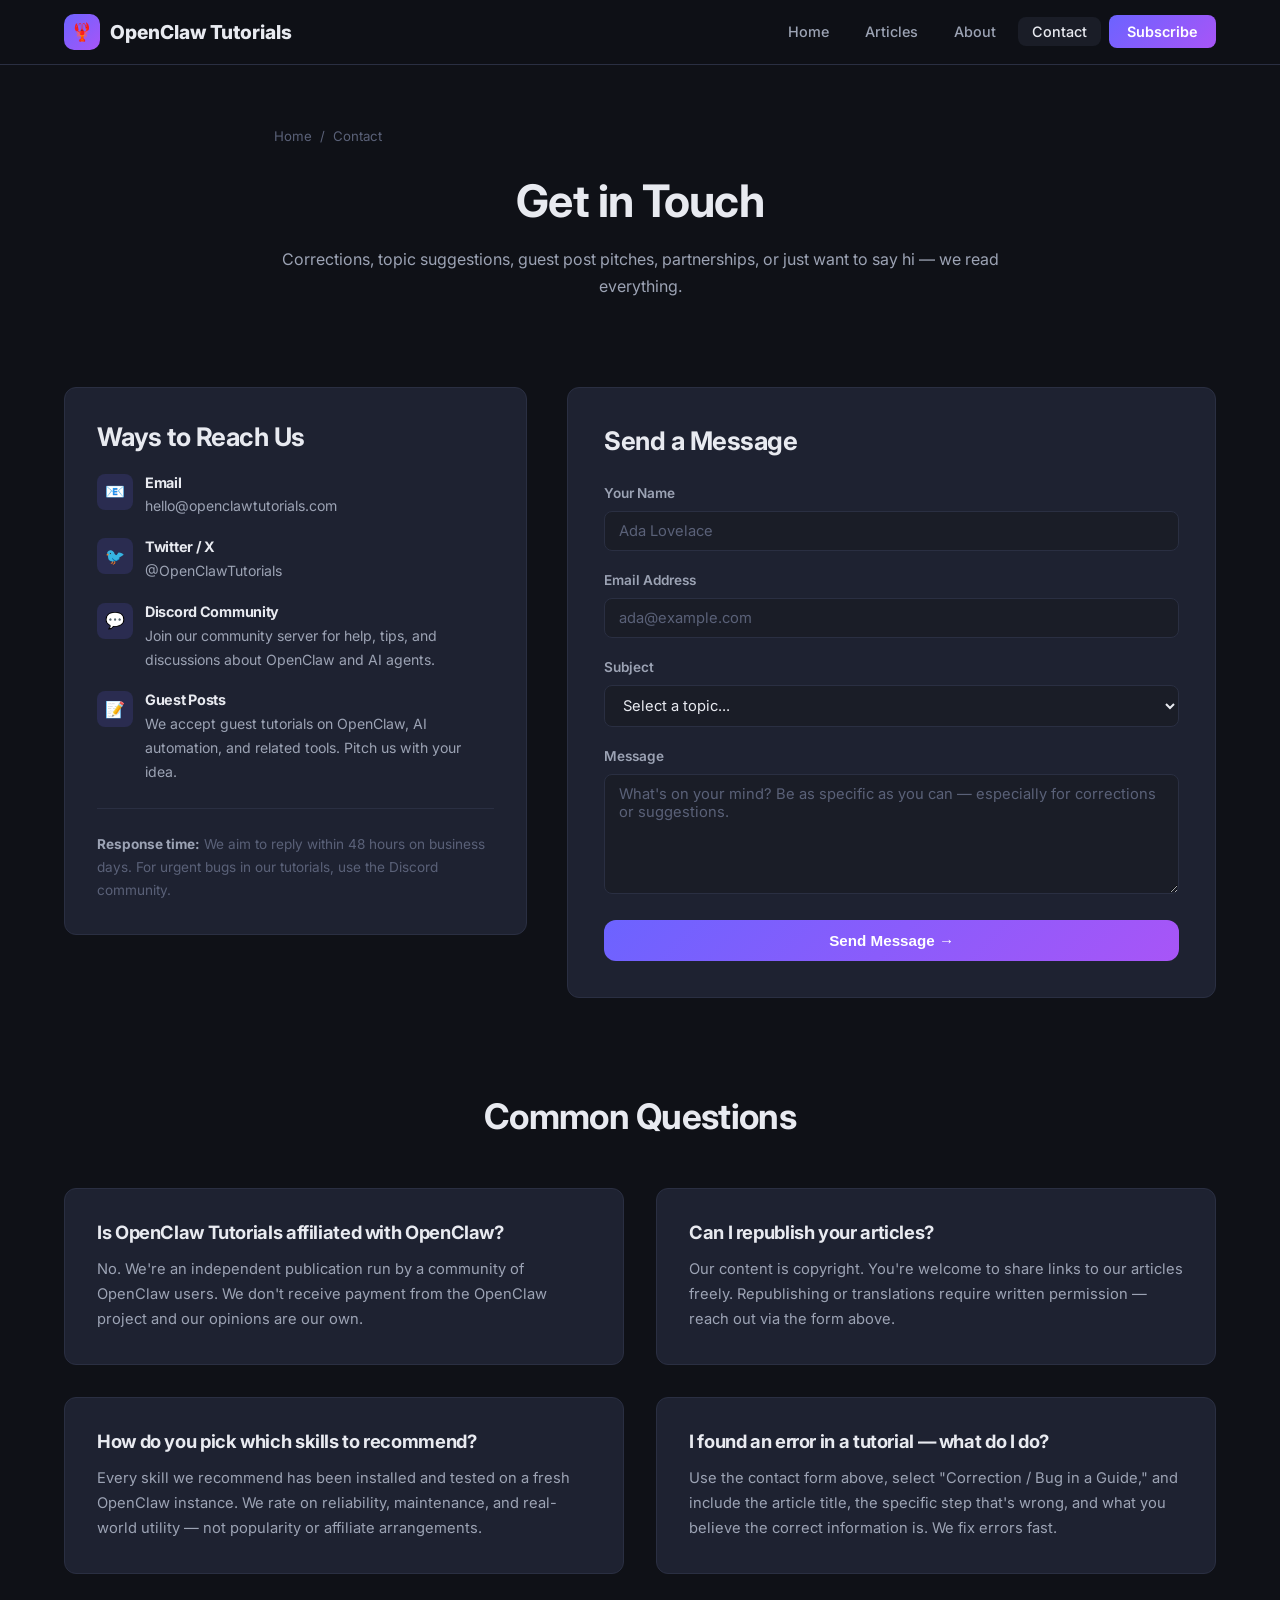
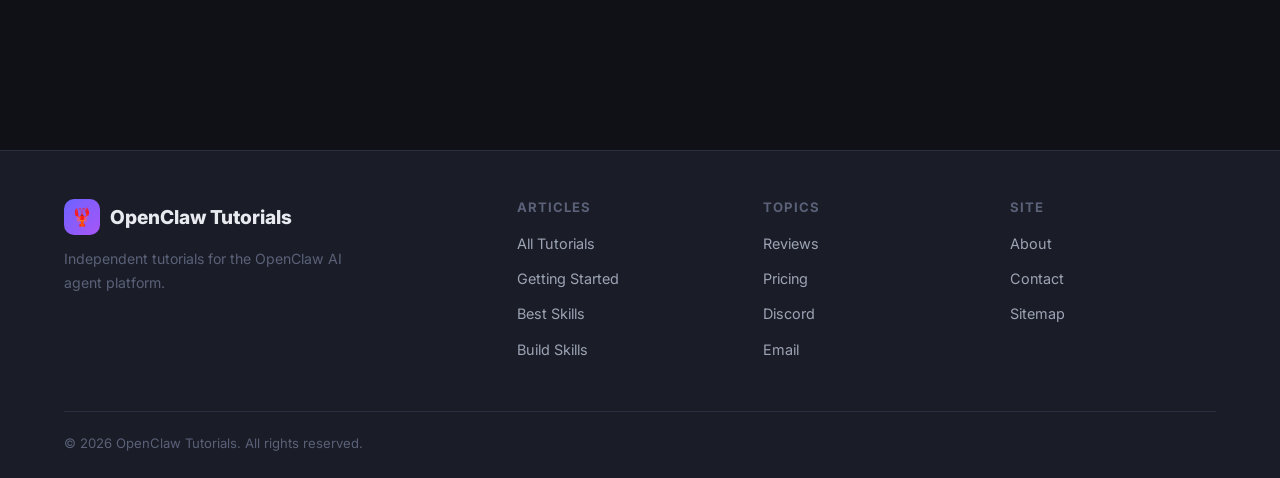
<file: contact.html>
<!DOCTYPE html>
<html lang="en">
<head>
  <meta charset="UTF-8">
  <meta name="viewport" content="width=device-width, initial-scale=1.0">
  <meta name="description" content="Get in touch with OpenClaw Tutorials — corrections, suggestions, guest posts, partnerships, or just to say hello.">
  <title>Contact — OpenClaw Tutorials</title>
  <link rel="stylesheet" href="css/style.css">
  <link rel="preconnect" href="https://fonts.googleapis.com">
  <link href="https://fonts.googleapis.com/css2?family=Inter:wght@400;500;600;700;800&display=swap" rel="stylesheet">
</head>
<body>

  <nav class="navbar">
    <div class="container">
      <a href="index.html" class="logo"><div class="logo-icon">🦞</div>OpenClaw Tutorials</a>
      <ul class="nav-links" id="navLinks">
        <li><a href="index.html">Home</a></li>
        <li><a href="articles.html">Articles</a></li>
        <li><a href="about.html">About</a></li>
        <li><a href="contact.html" class="active">Contact</a></li>
        <li><a href="index.html#newsletter" class="cta-btn">Subscribe</a></li>
      </ul>
      <button class="mobile-toggle" id="mobileToggle" aria-label="Toggle menu">☰</button>
    </div>
  </nav>

  <!-- Page Header -->
  <section class="article-header" style="border-bottom: none; padding-bottom: 20px;">
    <div class="container-narrow">
      <nav class="breadcrumb">
        <a href="index.html">Home</a> / <span>Contact</span>
      </nav>
      <h1>Get in Touch</h1>
      <p style="color: var(--text-secondary); margin-top: 10px;">
        Corrections, topic suggestions, guest post pitches, partnerships, or just want to say hi — we read everything.
      </p>
    </div>
  </section>

  <!-- Contact Form + Info -->
  <section class="section-sm" style="padding-top: 0;">
    <div class="container">
      <div class="contact-grid">

        <!-- Contact Info -->
        <div>
          <div class="contact-info-card">
            <h3>Ways to Reach Us</h3>

            <div class="contact-item">
              <div class="contact-icon">📧</div>
              <div>
                <h4>Email</h4>
                <p>hello@openclawtutorials.com</p>
              </div>
            </div>

            <div class="contact-item">
              <div class="contact-icon">🐦</div>
              <div>
                <h4>Twitter / X</h4>
                <p>@OpenClawTutorials</p>
              </div>
            </div>

            <div class="contact-item">
              <div class="contact-icon">💬</div>
              <div>
                <h4>Discord Community</h4>
                <p>Join our community server for help, tips, and discussions about OpenClaw and AI agents.</p>
              </div>
            </div>

            <div class="contact-item">
              <div class="contact-icon">📝</div>
              <div>
                <h4>Guest Posts</h4>
                <p>We accept guest tutorials on OpenClaw, AI automation, and related tools. Pitch us with your idea.</p>
              </div>
            </div>

            <div style="margin-top: 24px; padding-top: 24px; border-top: 1px solid var(--border);">
              <p style="font-size: 0.85rem; color: var(--text-muted); margin-bottom: 0;">
                <strong style="color: var(--text-secondary);">Response time:</strong> We aim to reply within 48 hours on business days. For urgent bugs in our tutorials, use the Discord community.
              </p>
            </div>
          </div>
        </div>

        <!-- Contact Form -->
        <div class="contact-form-card">
          <h3>Send a Message</h3>
          <form id="contactForm" onsubmit="handleContact(event)">
            <div class="form-group">
              <label for="name">Your Name</label>
              <input type="text" id="name" name="name" placeholder="Ada Lovelace" required>
            </div>
            <div class="form-group">
              <label for="email">Email Address</label>
              <input type="email" id="email" name="email" placeholder="ada@example.com" required>
            </div>
            <div class="form-group">
              <label for="subject">Subject</label>
              <select id="subject" name="subject" required>
                <option value="" disabled selected>Select a topic...</option>
                <option value="correction">Correction / Bug in a Guide</option>
                <option value="suggestion">Article Suggestion</option>
                <option value="guest-post">Guest Post Pitch</option>
                <option value="partnership">Partnership</option>
                <option value="feedback">General Feedback</option>
                <option value="hello">Just Saying Hi</option>
              </select>
            </div>
            <div class="form-group">
              <label for="message">Message</label>
              <textarea id="message" name="message" placeholder="What's on your mind? Be as specific as you can — especially for corrections or suggestions." required></textarea>
            </div>
            <button type="submit" class="btn-primary" style="width: 100%; justify-content: center;" id="submitBtn">
              Send Message →
            </button>
          </form>
        </div>

      </div>
    </div>
  </section>

  <!-- FAQ Preview -->
  <section class="section-sm">
    <div class="container">
      <div class="section-header">
        <h2>Common Questions</h2>
      </div>
      <div class="about-grid">
        <div class="about-card">
          <h3>Is OpenClaw Tutorials affiliated with OpenClaw?</h3>
          <p>No. We're an independent publication run by a community of OpenClaw users. We don't receive payment from the OpenClaw project and our opinions are our own.</p>
        </div>
        <div class="about-card">
          <h3>Can I republish your articles?</h3>
          <p>Our content is copyright. You're welcome to share links to our articles freely. Republishing or translations require written permission — reach out via the form above.</p>
        </div>
        <div class="about-card">
          <h3>How do you pick which skills to recommend?</h3>
          <p>Every skill we recommend has been installed and tested on a fresh OpenClaw instance. We rate on reliability, maintenance, and real-world utility — not popularity or affiliate arrangements.</p>
        </div>
        <div class="about-card">
          <h3>I found an error in a tutorial — what do I do?</h3>
          <p>Use the contact form above, select "Correction / Bug in a Guide," and include the article title, the specific step that's wrong, and what you believe the correct information is. We fix errors fast.</p>
        </div>
      </div>
    </div>
  </section>

  <footer class="footer">
    <div class="container">
      <div class="footer-grid">
        <div class="footer-brand">
          <div class="logo"><div class="logo-icon">🦞</div>OpenClaw Tutorials</div>
          <p>Independent tutorials for the OpenClaw AI agent platform.</p>
        </div>
        <div class="footer-col">
          <h4>Articles</h4>
          <ul>
            <li><a href="articles.html">All Tutorials</a></li>
            <li><a href="articles/openclaw-absolute-beginners-guide.html">Getting Started</a></li>
            <li><a href="articles/openclaw-best-skills-guide.html">Best Skills</a></li>
            <li><a href="articles/openclaw-build-first-skill.html">Build Skills</a></li>
          </ul>
        </div>
        <div class="footer-col">
          <h4>Topics</h4>
          <ul>
            <li><a href="articles/openclaw-review-2026.html">Reviews</a></li>
            <li><a href="articles/openclaw-pricing-2026.html">Pricing</a></li>
            <li><a href="articles/openclaw-discord-integration.html">Discord</a></li>
            <li><a href="articles/openclaw-email-automation.html">Email</a></li>
          </ul>
        </div>
        <div class="footer-col">
          <h4>Site</h4>
          <ul>
            <li><a href="about.html">About</a></li>
            <li><a href="contact.html">Contact</a></li>
            <li><a href="sitemap.xml">Sitemap</a></li>
          </ul>
        </div>
      </div>
      <div class="footer-bottom">
        <span>© 2026 OpenClaw Tutorials. All rights reserved.</span>
      </div>
    </div>
  </footer>

  <script>
    document.getElementById('mobileToggle').addEventListener('click', () => document.getElementById('navLinks').classList.toggle('open'));
    function handleContact(e) {
      e.preventDefault();
      const btn = document.getElementById('submitBtn');
      btn.textContent = '✅ Message Sent!';
      btn.disabled = true;
      setTimeout(() => {
        e.target.reset();
        btn.textContent = 'Send Message →';
        btn.disabled = false;
      }, 4000);
    }
  </script>
</body>
</html>
</file>
<file: css/style.css>
/* ============================================
   OpenClaw Tutorials - Modern Dark Theme CSS
   ============================================ */

:root {
  --bg-primary: #0f1117;
  --bg-secondary: #1a1d27;
  --bg-card: #1e2231;
  --bg-card-hover: #252a3a;
  --accent: #6c63ff;
  --accent-hover: #8b83ff;
  --accent-dim: rgba(108, 99, 255, 0.15);
  --text-primary: #e8eaf0;
  --text-secondary: #9ca3b4;
  --text-muted: #5a6178;
  --border: #2a2f42;
  --border-hover: #3d4460;
  --success: #4ade80;
  --warning: #fbbf24;
  --danger: #f87171;
  --gradient: linear-gradient(135deg, #6c63ff 0%, #a855f7 100%);
  --shadow: 0 4px 24px rgba(0, 0, 0, 0.4);
  --shadow-lg: 0 8px 40px rgba(0, 0, 0, 0.6);
  --radius: 12px;
  --radius-sm: 8px;
  --transition: all 0.25s ease;
  --font-main: 'Inter', -apple-system, BlinkMacSystemFont, 'Segoe UI', sans-serif;
}

*, *::before, *::after {
  box-sizing: border-box;
  margin: 0;
  padding: 0;
}

html {
  scroll-behavior: smooth;
  font-size: 16px;
}

body {
  font-family: var(--font-main);
  background-color: var(--bg-primary);
  color: var(--text-primary);
  line-height: 1.7;
  min-height: 100vh;
}

/* ---- Typography ---- */
h1, h2, h3, h4, h5, h6 {
  color: var(--text-primary);
  font-weight: 700;
  line-height: 1.3;
  letter-spacing: -0.02em;
}

h1 { font-size: clamp(2rem, 5vw, 3.2rem); }
h2 { font-size: clamp(1.5rem, 3.5vw, 2.2rem); }
h3 { font-size: clamp(1.2rem, 2.5vw, 1.6rem); }
h4 { font-size: 1.15rem; }

p { color: var(--text-secondary); margin-bottom: 1.2rem; }
a { color: var(--accent); text-decoration: none; transition: var(--transition); }
a:hover { color: var(--accent-hover); }

img { max-width: 100%; height: auto; display: block; }

/* ---- Layout ---- */
.container {
  max-width: 1200px;
  margin: 0 auto;
  padding: 0 24px;
}

.container-narrow {
  max-width: 780px;
  margin: 0 auto;
  padding: 0 24px;
}

/* ---- Navigation ---- */
.navbar {
  position: sticky;
  top: 0;
  z-index: 100;
  background: rgba(15, 17, 23, 0.85);
  backdrop-filter: blur(16px);
  -webkit-backdrop-filter: blur(16px);
  border-bottom: 1px solid var(--border);
  padding: 0 24px;
}

.navbar .container {
  display: flex;
  align-items: center;
  justify-content: space-between;
  height: 64px;
  max-width: 1200px;
}

.logo {
  display: flex;
  align-items: center;
  gap: 10px;
  font-size: 1.2rem;
  font-weight: 800;
  color: var(--text-primary);
}

.logo-icon {
  width: 36px;
  height: 36px;
  background: var(--gradient);
  border-radius: 10px;
  display: flex;
  align-items: center;
  justify-content: center;
  font-size: 1.1rem;
  color: white;
  flex-shrink: 0;
}

.nav-links {
  display: flex;
  align-items: center;
  gap: 8px;
  list-style: none;
}

.nav-links a {
  color: var(--text-secondary);
  font-size: 0.9rem;
  font-weight: 500;
  padding: 6px 14px;
  border-radius: var(--radius-sm);
  transition: var(--transition);
}

.nav-links a:hover,
.nav-links a.active {
  color: var(--text-primary);
  background: var(--bg-secondary);
}

.nav-links a.cta-btn {
  background: var(--gradient);
  color: white !important;
  padding: 8px 18px;
  font-weight: 600;
}

.nav-links a.cta-btn:hover {
  opacity: 0.9;
  transform: translateY(-1px);
}

.mobile-toggle {
  display: none;
  background: none;
  border: none;
  color: var(--text-primary);
  font-size: 1.5rem;
  cursor: pointer;
  padding: 4px;
}

/* ---- Hero Section ---- */
.hero {
  padding: 80px 0 60px;
  text-align: center;
  position: relative;
  overflow: hidden;
}

.hero::before {
  content: '';
  position: absolute;
  top: -200px;
  left: 50%;
  transform: translateX(-50%);
  width: 600px;
  height: 600px;
  background: radial-gradient(circle, rgba(108, 99, 255, 0.12) 0%, transparent 70%);
  pointer-events: none;
}

.hero-badge {
  display: inline-flex;
  align-items: center;
  gap: 6px;
  background: var(--accent-dim);
  border: 1px solid rgba(108, 99, 255, 0.3);
  color: var(--accent-hover);
  font-size: 0.82rem;
  font-weight: 600;
  padding: 5px 14px;
  border-radius: 50px;
  margin-bottom: 24px;
  letter-spacing: 0.03em;
}

.hero h1 {
  margin-bottom: 20px;
  max-width: 800px;
  margin-left: auto;
  margin-right: auto;
}

.hero h1 span {
  background: var(--gradient);
  -webkit-background-clip: text;
  -webkit-text-fill-color: transparent;
  background-clip: text;
}

.hero-subtitle {
  font-size: 1.15rem;
  color: var(--text-secondary);
  max-width: 600px;
  margin: 0 auto 36px;
  line-height: 1.7;
}

.hero-buttons {
  display: flex;
  align-items: center;
  justify-content: center;
  gap: 14px;
  flex-wrap: wrap;
}

.btn-primary {
  display: inline-flex;
  align-items: center;
  gap: 8px;
  background: var(--gradient);
  color: white;
  font-weight: 600;
  font-size: 0.95rem;
  padding: 12px 28px;
  border-radius: var(--radius);
  border: none;
  cursor: pointer;
  transition: var(--transition);
  text-decoration: none;
}

.btn-primary:hover {
  opacity: 0.9;
  transform: translateY(-2px);
  box-shadow: 0 8px 24px rgba(108, 99, 255, 0.35);
  color: white;
}

.btn-secondary {
  display: inline-flex;
  align-items: center;
  gap: 8px;
  background: var(--bg-card);
  color: var(--text-primary);
  font-weight: 600;
  font-size: 0.95rem;
  padding: 12px 28px;
  border-radius: var(--radius);
  border: 1px solid var(--border);
  cursor: pointer;
  transition: var(--transition);
  text-decoration: none;
}

.btn-secondary:hover {
  border-color: var(--border-hover);
  background: var(--bg-card-hover);
  color: var(--text-primary);
  transform: translateY(-2px);
}

/* ---- Stats Bar ---- */
.stats-bar {
  display: grid;
  grid-template-columns: repeat(3, 1fr);
  gap: 1px;
  background: var(--border);
  border: 1px solid var(--border);
  border-radius: var(--radius);
  overflow: hidden;
  margin: 48px auto 0;
  max-width: 640px;
}

.stat-item {
  background: var(--bg-card);
  padding: 20px 16px;
  text-align: center;
}

.stat-number {
  font-size: 1.6rem;
  font-weight: 800;
  color: var(--accent-hover);
  display: block;
}

.stat-label {
  font-size: 0.78rem;
  color: var(--text-muted);
  text-transform: uppercase;
  letter-spacing: 0.08em;
  margin-top: 2px;
}

/* ---- Section Styles ---- */
.section {
  padding: 72px 0;
}

.section-sm {
  padding: 48px 0;
}

.section-header {
  text-align: center;
  margin-bottom: 48px;
}

.section-header h2 {
  margin-bottom: 12px;
}

.section-header p {
  color: var(--text-secondary);
  font-size: 1.05rem;
  max-width: 560px;
  margin: 0 auto;
}

/* ---- Article Cards ---- */
.articles-grid {
  display: grid;
  grid-template-columns: repeat(auto-fill, minmax(340px, 1fr));
  gap: 24px;
}

.article-card {
  background: var(--bg-card);
  border: 1px solid var(--border);
  border-radius: var(--radius);
  overflow: hidden;
  transition: var(--transition);
  display: flex;
  flex-direction: column;
}

.article-card:hover {
  border-color: var(--border-hover);
  transform: translateY(-4px);
  box-shadow: var(--shadow);
}

.card-image {
  width: 100%;
  height: 200px;
  object-fit: cover;
  background: var(--bg-secondary);
}

.card-image-placeholder {
  width: 100%;
  height: 200px;
  background: linear-gradient(135deg, #1e2231 0%, #2a2f42 100%);
  display: flex;
  align-items: center;
  justify-content: center;
  font-size: 3rem;
  color: var(--text-muted);
}

.card-body {
  padding: 24px;
  flex: 1;
  display: flex;
  flex-direction: column;
}

.card-tag {
  display: inline-block;
  font-size: 0.72rem;
  font-weight: 700;
  text-transform: uppercase;
  letter-spacing: 0.08em;
  color: var(--accent);
  background: var(--accent-dim);
  padding: 3px 10px;
  border-radius: 4px;
  margin-bottom: 12px;
  width: fit-content;
}

.card-body h3 {
  font-size: 1.15rem;
  margin-bottom: 10px;
  line-height: 1.4;
}

.card-body h3 a {
  color: var(--text-primary);
}

.card-body h3 a:hover {
  color: var(--accent);
}

.card-excerpt {
  font-size: 0.9rem;
  color: var(--text-secondary);
  line-height: 1.65;
  margin-bottom: 16px;
  flex: 1;
}

.card-meta {
  display: flex;
  align-items: center;
  gap: 12px;
  font-size: 0.8rem;
  color: var(--text-muted);
  margin-top: auto;
  padding-top: 16px;
  border-top: 1px solid var(--border);
}

.card-meta span {
  display: flex;
  align-items: center;
  gap: 4px;
}

/* ---- Featured Article ---- */
.featured-article {
  display: grid;
  grid-template-columns: 1fr 1fr;
  gap: 48px;
  align-items: center;
  background: var(--bg-card);
  border: 1px solid var(--border);
  border-radius: var(--radius);
  overflow: hidden;
  padding: 48px;
}

.featured-article .article-content h2 {
  margin-bottom: 16px;
}

.featured-article .article-content p {
  margin-bottom: 24px;
}

/* ---- Article Page ---- */
.article-header {
  padding: 60px 0 40px;
  text-align: center;
  border-bottom: 1px solid var(--border);
  margin-bottom: 48px;
}

.article-header .card-tag {
  margin: 0 auto 16px;
  font-size: 0.75rem;
}

.article-header h1 {
  font-size: clamp(1.8rem, 4vw, 2.8rem);
  margin-bottom: 16px;
  max-width: 900px;
  margin-left: auto;
  margin-right: auto;
}

.article-meta {
  display: flex;
  align-items: center;
  justify-content: center;
  gap: 20px;
  font-size: 0.85rem;
  color: var(--text-muted);
  flex-wrap: wrap;
}

.article-meta span {
  display: flex;
  align-items: center;
  gap: 5px;
}

.article-featured-image {
  width: 100%;
  max-width: 860px;
  margin: 0 auto 40px;
  border-radius: var(--radius);
  overflow: hidden;
  border: 1px solid var(--border);
}

.article-featured-image img {
  width: 100%;
  height: 420px;
  object-fit: cover;
}

.article-body {
  font-size: 1.05rem;
  line-height: 1.8;
}

.article-body h2 {
  font-size: 1.6rem;
  margin: 2.4em 0 0.8em;
  padding-top: 0.5em;
  border-top: 1px solid var(--border);
  color: var(--text-primary);
}

.article-body h3 {
  font-size: 1.25rem;
  margin: 1.8em 0 0.6em;
  color: var(--text-primary);
}

.article-body p {
  margin-bottom: 1.4em;
  color: var(--text-secondary);
}

.article-body ul,
.article-body ol {
  margin: 1em 0 1.4em 1.5em;
  color: var(--text-secondary);
}

.article-body li {
  margin-bottom: 0.5em;
}

.article-body strong {
  color: var(--text-primary);
  font-weight: 600;
}

.article-body blockquote {
  border-left: 3px solid var(--accent);
  padding: 12px 20px;
  margin: 1.5em 0;
  background: var(--bg-card);
  border-radius: 0 var(--radius-sm) var(--radius-sm) 0;
  font-style: italic;
  color: var(--text-secondary);
}

.article-body code {
  font-family: 'Fira Code', 'Cascadia Code', monospace;
  font-size: 0.88em;
  background: var(--bg-secondary);
  padding: 2px 6px;
  border-radius: 4px;
  color: var(--accent-hover);
}

.article-body pre {
  background: var(--bg-secondary);
  border: 1px solid var(--border);
  border-radius: var(--radius);
  padding: 20px;
  overflow-x: auto;
  margin: 1.5em 0;
}

.article-body pre code {
  background: none;
  padding: 0;
  color: var(--text-primary);
  font-size: 0.9rem;
}

/* ---- CTA Box ---- */
.cta-box {
  background: var(--bg-card);
  border: 1px solid var(--border);
  border-radius: var(--radius);
  padding: 36px 40px;
  text-align: center;
  margin: 3em 0;
  position: relative;
  overflow: hidden;
}

.cta-box::before {
  content: '';
  position: absolute;
  top: 0; left: 0; right: 0;
  height: 3px;
  background: var(--gradient);
}

.cta-box h3 {
  font-size: 1.4rem;
  margin-bottom: 10px;
}

.cta-box p {
  max-width: 480px;
  margin: 0 auto 20px;
  color: var(--text-secondary);
}

.cta-box .btn-primary {
  margin-top: 4px;
}

/* ---- Newsletter ---- */
.newsletter-section {
  background: var(--bg-card);
  border: 1px solid var(--border);
  border-radius: var(--radius);
  padding: 52px 40px;
  text-align: center;
  position: relative;
  overflow: hidden;
}

.newsletter-section::before {
  content: '';
  position: absolute;
  bottom: 0; left: 0; right: 0;
  height: 3px;
  background: var(--gradient);
}

.newsletter-section h2 {
  margin-bottom: 10px;
}

.newsletter-section > p {
  max-width: 460px;
  margin: 0 auto 28px;
}

.newsletter-form {
  display: flex;
  gap: 10px;
  max-width: 460px;
  margin: 0 auto;
  flex-wrap: wrap;
}

.newsletter-form input[type="email"] {
  flex: 1;
  min-width: 240px;
  background: var(--bg-secondary);
  border: 1px solid var(--border);
  border-radius: var(--radius);
  padding: 12px 16px;
  color: var(--text-primary);
  font-size: 0.95rem;
  font-family: var(--font-main);
  outline: none;
  transition: var(--transition);
}

.newsletter-form input[type="email"]:focus {
  border-color: var(--accent);
  box-shadow: 0 0 0 3px var(--accent-dim);
}

.newsletter-form input[type="email"]::placeholder {
  color: var(--text-muted);
}

.newsletter-note {
  font-size: 0.78rem;
  color: var(--text-muted);
  margin-top: 12px;
}

/* ---- About Page ---- */
.about-hero {
  padding: 72px 0 48px;
  text-align: center;
}

.about-hero h1 {
  margin-bottom: 16px;
}

.about-hero p {
  max-width: 600px;
  margin: 0 auto;
  font-size: 1.1rem;
}

.about-grid {
  display: grid;
  grid-template-columns: 1fr 1fr;
  gap: 32px;
  margin: 48px 0;
}

.about-card {
  background: var(--bg-card);
  border: 1px solid var(--border);
  border-radius: var(--radius);
  padding: 32px;
}

.about-card h3 {
  margin-bottom: 12px;
  font-size: 1.15rem;
}

.about-card p {
  font-size: 0.92rem;
  margin-bottom: 0;
}

.values-grid {
  display: grid;
  grid-template-columns: repeat(3, 1fr);
  gap: 20px;
  margin: 48px 0;
}

.value-item {
  background: var(--bg-card);
  border: 1px solid var(--border);
  border-radius: var(--radius);
  padding: 28px 24px;
  text-align: center;
  transition: var(--transition);
}

.value-item:hover {
  border-color: var(--border-hover);
  transform: translateY(-3px);
}

.value-icon {
  font-size: 2rem;
  margin-bottom: 12px;
}

.value-item h4 {
  margin-bottom: 8px;
  font-size: 1.05rem;
}

.value-item p {
  font-size: 0.85rem;
  margin-bottom: 0;
}

/* ---- Contact Page ---- */
.contact-grid {
  display: grid;
  grid-template-columns: 1fr 1.4fr;
  gap: 40px;
  align-items: start;
}

.contact-info-card {
  background: var(--bg-card);
  border: 1px solid var(--border);
  border-radius: var(--radius);
  padding: 32px;
}

.contact-info-card h3 {
  margin-bottom: 20px;
}

.contact-item {
  display: flex;
  align-items: flex-start;
  gap: 12px;
  margin-bottom: 20px;
}

.contact-icon {
  width: 36px;
  height: 36px;
  background: var(--accent-dim);
  border-radius: var(--radius-sm);
  display: flex;
  align-items: center;
  justify-content: center;
  font-size: 1rem;
  flex-shrink: 0;
}

.contact-item h4 {
  font-size: 0.9rem;
  margin-bottom: 2px;
}

.contact-item p {
  font-size: 0.88rem;
  margin-bottom: 0;
}

.contact-form-card {
  background: var(--bg-card);
  border: 1px solid var(--border);
  border-radius: var(--radius);
  padding: 36px;
}

.contact-form-card h3 {
  margin-bottom: 24px;
}

.form-group {
  margin-bottom: 18px;
}

.form-group label {
  display: block;
  font-size: 0.85rem;
  font-weight: 600;
  color: var(--text-secondary);
  margin-bottom: 6px;
}

.form-group input,
.form-group textarea,
.form-group select {
  width: 100%;
  background: var(--bg-secondary);
  border: 1px solid var(--border);
  border-radius: var(--radius-sm);
  padding: 10px 14px;
  color: var(--text-primary);
  font-size: 0.92rem;
  font-family: var(--font-main);
  outline: none;
  transition: var(--transition);
}

.form-group textarea {
  min-height: 120px;
  resize: vertical;
}

.form-group input:focus,
.form-group textarea:focus,
.form-group select:focus {
  border-color: var(--accent);
  box-shadow: 0 0 0 3px var(--accent-dim);
}

.form-group input::placeholder,
.form-group textarea::placeholder {
  color: var(--text-muted);
}

/* ---- Tags / Breadcrumb ---- */
.breadcrumb {
  display: flex;
  align-items: center;
  gap: 8px;
  font-size: 0.83rem;
  color: var(--text-muted);
  margin-bottom: 24px;
}

.breadcrumb a {
  color: var(--text-muted);
}

.breadcrumb a:hover {
  color: var(--accent);
}

.tags {
  display: flex;
  flex-wrap: wrap;
  gap: 8px;
  margin-top: 32px;
}

.tag {
  font-size: 0.78rem;
  font-weight: 500;
  color: var(--text-muted);
  background: var(--bg-secondary);
  border: 1px solid var(--border);
  padding: 4px 12px;
  border-radius: 50px;
  transition: var(--transition);
}

.tag:hover {
  border-color: var(--border-hover);
  color: var(--text-secondary);
}

/* ---- TOC ---- */
.toc {
  background: var(--bg-card);
  border: 1px solid var(--border);
  border-radius: var(--radius);
  padding: 24px 28px;
  margin-bottom: 32px;
}

.toc h4 {
  font-size: 0.85rem;
  text-transform: uppercase;
  letter-spacing: 0.08em;
  color: var(--text-muted);
  margin-bottom: 14px;
}

.toc ol {
  list-style: decimal;
  margin-left: 1.2em;
  color: var(--text-secondary);
}

.toc li {
  margin-bottom: 8px;
  font-size: 0.9rem;
}

.toc a {
  color: var(--accent);
}

/* ---- Author Box ---- */
.author-box {
  display: flex;
  gap: 20px;
  align-items: flex-start;
  background: var(--bg-card);
  border: 1px solid var(--border);
  border-radius: var(--radius);
  padding: 28px;
  margin: 2em 0;
}

.author-avatar {
  width: 64px;
  height: 64px;
  border-radius: 50%;
  object-fit: cover;
  flex-shrink: 0;
}

.author-info h4 {
  font-size: 1rem;
  margin-bottom: 4px;
}

.author-info p {
  font-size: 0.88rem;
  margin-bottom: 0;
}

/* ---- Footer ---- */
.footer {
  background: var(--bg-secondary);
  border-top: 1px solid var(--border);
  padding: 48px 0 24px;
  margin-top: 80px;
}

.footer-grid {
  display: grid;
  grid-template-columns: 2fr 1fr 1fr 1fr;
  gap: 40px;
  margin-bottom: 40px;
}

.footer-brand p {
  font-size: 0.88rem;
  color: var(--text-muted);
  max-width: 300px;
  margin-top: 12px;
}

.footer-col h4 {
  font-size: 0.82rem;
  text-transform: uppercase;
  letter-spacing: 0.08em;
  color: var(--text-muted);
  margin-bottom: 14px;
}

.footer-col ul {
  list-style: none;
}

.footer-col ul li {
  margin-bottom: 8px;
}

.footer-col ul a {
  color: var(--text-secondary);
  font-size: 0.9rem;
}

.footer-col ul a:hover {
  color: var(--accent);
}

.footer-bottom {
  border-top: 1px solid var(--border);
  padding-top: 20px;
  display: flex;
  align-items: center;
  justify-content: space-between;
  font-size: 0.82rem;
  color: var(--text-muted);
  flex-wrap: wrap;
  gap: 12px;
}

.footer-bottom-links {
  display: flex;
  gap: 16px;
}

.footer-bottom-links a {
  color: var(--text-muted);
  font-size: 0.82rem;
}

/* ---- Responsive ---- */
@media (max-width: 768px) {
  .nav-links {
    display: none;
    position: absolute;
    top: 64px;
    left: 0; right: 0;
    flex-direction: column;
    background: var(--bg-primary);
    border-bottom: 1px solid var(--border);
    padding: 16px;
    gap: 4px;
  }

  .nav-links.open {
    display: flex;
  }

  .mobile-toggle {
    display: block;
  }

  .hero {
    padding: 60px 0 40px;
  }

  .stats-bar {
    grid-template-columns: repeat(3, 1fr);
    max-width: 100%;
  }

  .featured-article {
    grid-template-columns: 1fr;
    padding: 28px;
    gap: 24px;
  }

  .articles-grid {
    grid-template-columns: 1fr;
  }

  .footer-grid {
    grid-template-columns: 1fr 1fr;
  }

  .about-grid,
  .contact-grid {
    grid-template-columns: 1fr;
  }

  .values-grid {
    grid-template-columns: 1fr;
  }

  .newsletter-section,
  .contact-form-card,
  .contact-info-card {
    padding: 24px;
  }
}

@media (max-width: 480px) {
  .footer-grid {
    grid-template-columns: 1fr;
  }

  .hero-buttons {
    flex-direction: column;
    width: 100%;
  }

  .hero-buttons .btn-primary,
  .hero-buttons .btn-secondary {
    width: 100%;
    justify-content: center;
  }

  .newsletter-form {
    flex-direction: column;
  }

  .newsletter-form input[type="email"] {
    min-width: unset;
    width: 100%;
  }
}

/* ---- Utilities ---- */
.text-center { text-align: center; }
.text-muted { color: var(--text-muted); }
.text-accent { color: var(--accent); }
.mt-4 { margin-top: 1.5rem; }
.mb-4 { margin-bottom: 1.5rem; }
.mb-8 { margin-bottom: 3rem; }
.visually-hidden {
  position: absolute;
  width: 1px; height: 1px;
  padding: 0; margin: -1px;
  overflow: hidden;
  clip: rect(0,0,0,0);
  border: 0;
}
</file>
